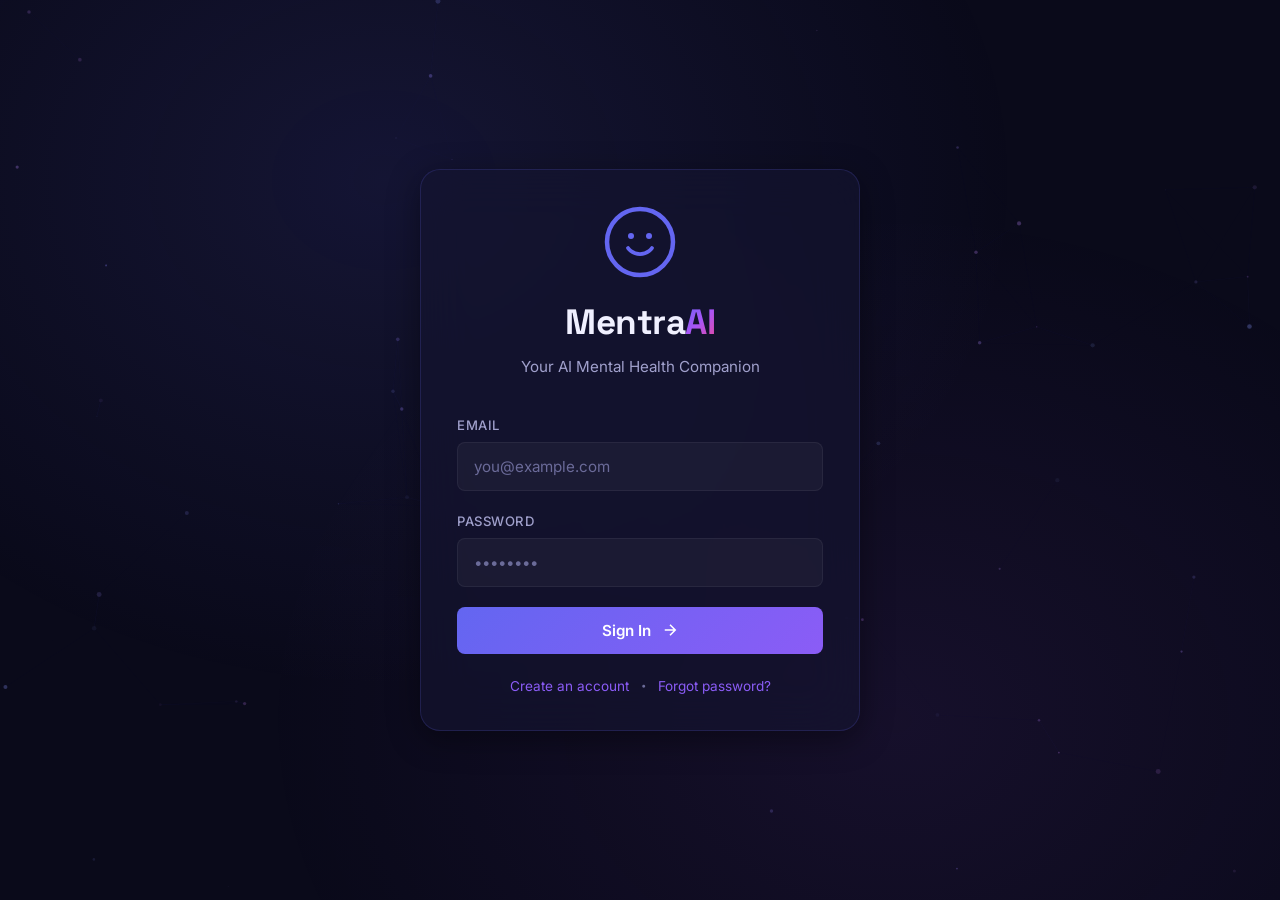
<file: frontend/index.html>
<!DOCTYPE html>
<html lang="en">

<head>
    <meta charset="UTF-8">
    <meta name="viewport" content="width=device-width, initial-scale=1.0">
    <meta name="description"
        content="MentraAI - AI-Powered Mental Health Assistant. Get personalized mental health assessments, real-time emotion analysis, and tailored wellness plans.">
    <title>MentraAI — Mental Health Assistant</title>
    <link rel="preconnect" href="https://fonts.googleapis.com">
    <link rel="preconnect" href="https://fonts.gstatic.com" crossorigin>
    <link
        href="https://fonts.googleapis.com/css2?family=Inter:wght@300;400;500;600;700;800&family=Space+Grotesk:wght@400;500;600;700&display=swap"
        rel="stylesheet">
    <link rel="stylesheet" href="styles.css">
</head>

<body>

    <!-- ============================================================ -->
    <!-- PARTICLE BACKGROUND                                          -->
    <!-- ============================================================ -->
    <canvas id="particles-canvas"></canvas>

    <!-- ============================================================ -->
    <!-- SCREEN 1: LOGIN                                              -->
    <!-- ============================================================ -->
    <section id="screen-login" class="screen active">
        <div class="login-container glass-card fade-in-up">
            <div class="brand">
                <div class="brand-icon">
                    <svg viewBox="0 0 48 48" fill="none">
                        <circle cx="24" cy="24" r="22" stroke="url(#grad1)" stroke-width="3" />
                        <path d="M16 28C16 28 18.5 32 24 32C29.5 32 32 28 32 28" stroke="url(#grad1)" stroke-width="2.5"
                            stroke-linecap="round" />
                        <circle cx="18" cy="20" r="2" fill="url(#grad1)" />
                        <circle cx="30" cy="20" r="2" fill="url(#grad1)" />
                        <defs>
                            <linearGradient id="grad1" x1="0" y1="0" x2="48" y2="48">
                                <stop stop-color="#6366f1" />
                                <stop offset="1" stop-color="#a855f7" />
                            </linearGradient>
                        </defs>
                    </svg>
                </div>
                <h1 class="brand-name">Mentra<span class="accent">AI</span></h1>
                <p class="brand-tagline">Your AI Mental Health Companion</p>
            </div>

            <form id="login-form" class="form-stack" autocomplete="off">
                <div class="input-group">
                    <label for="login-email">Email</label>
                    <input type="email" id="login-email" placeholder="you@example.com" required>
                    <div class="input-glow"></div>
                </div>
                <div class="input-group">
                    <label for="login-password">Password</label>
                    <input type="password" id="login-password" placeholder="••••••••" required>
                    <div class="input-glow"></div>
                </div>
                <button type="submit" id="login-btn" class="btn-primary">
                    <span>Sign In</span>
                    <svg class="btn-arrow" viewBox="0 0 24 24" fill="none" stroke="currentColor" stroke-width="2">
                        <path d="M5 12h14M12 5l7 7-7 7" />
                    </svg>
                </button>
                <p id="login-error" class="error-msg hidden"></p>
            </form>

            <div class="login-footer">
                <button id="show-signup" class="link-btn">Create an account</button>
                <span class="sep">•</span>
                <button class="link-btn">Forgot password?</button>
            </div>
        </div>

        <!-- SIGNUP MODAL -->
        <div id="signup-modal" class="modal-overlay hidden">
            <div class="modal glass-card fade-in-up">
                <button id="close-signup" class="modal-close">&times;</button>
                <h2>Create Account</h2>
                <form id="signup-form" class="form-stack">
                    <div class="input-group">
                        <label for="signup-name">Full Name</label>
                        <input type="text" id="signup-name" placeholder="John Doe" required>
                    </div>
                    <div class="input-group">
                        <label for="signup-email">Email</label>
                        <input type="email" id="signup-email" placeholder="you@example.com" required>
                    </div>
                    <div class="input-group">
                        <label for="signup-password">Password</label>
                        <input type="password" id="signup-password" placeholder="Min 6 characters" required
                            minlength="6">
                    </div>
                    <button type="submit" class="btn-primary"><span>Sign Up</span></button>
                    <p id="signup-error" class="error-msg hidden"></p>
                </form>
            </div>
        </div>
    </section>

    <!-- ============================================================ -->
    <!-- SCREEN 2: USER DETAILS                                       -->
    <!-- ============================================================ -->
    <section id="screen-profile" class="screen">
        <div class="screen-inner">
            <!-- Navigation -->
            <div class="screen-nav">
                <button class="nav-btn" onclick="showScreen('screen-login')">
                    <svg viewBox="0 0 24 24" fill="none" stroke="currentColor" stroke-width="2">
                        <path d="M19 12H5M12 19l-7-7 7-7" />
                    </svg>
                    <span>Back to Login</span>
                </button>
                <button class="nav-btn nav-btn-forward" id="profile-next-nav-btn">
                    <span>PHQ-9</span>
                    <svg viewBox="0 0 24 24" fill="none" stroke="currentColor" stroke-width="2">
                        <path d="M5 12h14M12 5l7 7-7 7" />
                    </svg>
                </button>
            </div>

            <div class="step-indicator">
                <div class="step active" data-step="1"><span>1</span><small>Profile</small></div>
                <div class="step-line"></div>
                <div class="step" data-step="2"><span>2</span><small>PHQ-9</small></div>
                <div class="step-line"></div>
                <div class="step" data-step="3"><span>3</span><small>Analysis</small></div>
                <div class="step-line"></div>
                <div class="step" data-step="4"><span>4</span><small>Plan</small></div>
                <div class="step-line"></div>
                <div class="step" data-step="5"><span>5</span><small>Dashboard</small></div>
            </div>

            <div class="content-card glass-card fade-in-up">
                <h2 class="section-title">Tell Us About You</h2>
                <p class="section-subtitle">This helps us personalize your experience</p>

                <form id="profile-form" class="form-grid">
                    <div class="input-group">
                        <label for="profile-first-name">First Name</label>
                        <input type="text" id="profile-first-name" placeholder="John" required>
                    </div>
                    <div class="input-group">
                        <label for="profile-last-name">Last Name</label>
                        <input type="text" id="profile-last-name" placeholder="Doe" required>
                    </div>
                    <div class="input-group">
                        <label for="profile-age">Age</label>
                        <input type="number" id="profile-age" placeholder="25" min="10" max="120" required>
                    </div>
                    <div class="input-group">
                        <label for="profile-occupation">Occupation</label>
                        <input type="text" id="profile-occupation" placeholder="Software Engineer">
                    </div>
                    <div class="input-group full-width">
                        <label for="profile-profession">Profession / Field</label>
                        <input type="text" id="profile-profession" placeholder="Technology">
                    </div>

                    <div class="input-group full-width">
                        <label for="profile-hobbies">Hobbies & Interests</label>
                        <textarea id="profile-hobbies" rows="3" placeholder="Reading, hiking, painting…"></textarea>
                    </div>

                    <button type="submit" id="profile-next-btn" class="btn-primary full-width">
                        <span>Next: PHQ-9 Assessment</span>
                        <svg class="btn-arrow" viewBox="0 0 24 24" fill="none" stroke="currentColor" stroke-width="2">
                            <path d="M5 12h14M12 5l7 7-7 7" />
                        </svg>
                    </button>
                </form>
            </div>
        </div>
    </section>

    <!-- ============================================================ -->
    <!-- SCREEN 3: PHQ-9 QUESTIONNAIRE                                -->
    <!-- ============================================================ -->
    <section id="screen-phq9" class="screen">
        <div class="screen-inner">
            <!-- Navigation -->
            <div class="screen-nav">
                <button class="nav-btn" onclick="showScreen('screen-profile')">
                    <svg viewBox="0 0 24 24" fill="none" stroke="currentColor" stroke-width="2">
                        <path d="M19 12H5M12 19l-7-7 7-7" />
                    </svg>
                    <span>Profile</span>
                </button>
                <button class="nav-btn nav-btn-forward" onclick="showScreen('screen-video')">
                    <span>Analysis</span>
                    <svg viewBox="0 0 24 24" fill="none" stroke="currentColor" stroke-width="2">
                        <path d="M5 12h14M12 5l7 7-7 7" />
                    </svg>
                </button>
            </div>

            <div class="step-indicator">
                <div class="step completed" data-step="1"><span>✓</span><small>Profile</small></div>
                <div class="step-line filled"></div>
                <div class="step active" data-step="2"><span>2</span><small>PHQ-9</small></div>
                <div class="step-line"></div>
                <div class="step" data-step="3"><span>3</span><small>Analysis</small></div>
                <div class="step-line"></div>
                <div class="step" data-step="4"><span>4</span><small>Plan</small></div>
                <div class="step-line"></div>
                <div class="step" data-step="5"><span>5</span><small>Dashboard</small></div>
            </div>

            <div class="content-card glass-card fade-in-up">
                <h2 class="section-title">PHQ-9 Assessment</h2>
                <p class="section-subtitle">Over the last 2 weeks, how often have you been bothered by the following?
                </p>

                <div id="phq9-progress-bar" class="progress-bar-container">
                    <div class="progress-bar-fill" style="width: 0%"></div>
                    <span class="progress-label">0 / 9</span>
                </div>

                <form id="phq9-form">
                    <div id="phq9-questions-container"></div>
                    <button type="submit" id="phq9-submit-btn" class="btn-primary full-width" disabled>
                        <span>Submit Assessment</span>
                        <svg class="btn-arrow" viewBox="0 0 24 24" fill="none" stroke="currentColor" stroke-width="2">
                            <path d="M5 12h14M12 5l7 7-7 7" />
                        </svg>
                    </button>
                </form>
            </div>
        </div>
    </section>

    <!-- ============================================================ -->
    <!-- SCREEN 4: AI VIDEO CALL / CV ANALYSIS                        -->
    <!-- ============================================================ -->
    <section id="screen-video" class="screen">
        <div class="screen-inner">
            <!-- Navigation -->
            <div class="screen-nav">
                <button class="nav-btn" onclick="showScreen('screen-phq9')">
                    <svg viewBox="0 0 24 24" fill="none" stroke="currentColor" stroke-width="2">
                        <path d="M19 12H5M12 19l-7-7 7-7" />
                    </svg>
                    <span>PHQ-9</span>
                </button>
                <button class="nav-btn nav-btn-forward" onclick="showScreen('screen-plan')">
                    <span>Plan</span>
                    <svg viewBox="0 0 24 24" fill="none" stroke="currentColor" stroke-width="2">
                        <path d="M5 12h14M12 5l7 7-7 7" />
                    </svg>
                </button>
            </div>

            <div class="step-indicator">
                <div class="step completed" data-step="1"><span>✓</span><small>Profile</small></div>
                <div class="step-line filled"></div>
                <div class="step completed" data-step="2"><span>✓</span><small>PHQ-9</small></div>
                <div class="step-line filled"></div>
                <div class="step active" data-step="3"><span>3</span><small>Analysis</small></div>
                <div class="step-line"></div>
                <div class="step" data-step="4"><span>4</span><small>Plan</small></div>
                <div class="step-line"></div>
                <div class="step" data-step="5"><span>5</span><small>Dashboard</small></div>
            </div>

            <div class="video-layout">
                <!-- Video Feed -->
                <div class="video-panel glass-card fade-in-up">
                    <h3 class="panel-title">
                        <span class="live-dot"></span> Live Video Analysis
                    </h3>
                    <div class="video-wrapper">
                        <video id="webcam-video" autoplay playsinline muted></video>
                        <!-- Landmark overlay canvas (drawn on top of video) -->
                        <canvas id="landmark-overlay" class="landmark-overlay hidden"></canvas>
                        <canvas id="webcam-canvas" class="hidden"></canvas>
                        <div id="video-placeholder" class="video-placeholder">
                            <svg viewBox="0 0 64 64" fill="none">
                                <circle cx="32" cy="32" r="30" stroke="rgba(255,255,255,0.2)" stroke-width="2" />
                                <path d="M26 22v20l16-10z" fill="rgba(255,255,255,0.3)" />
                            </svg>
                            <p>Click "Start Camera" to begin</p>
                        </div>
                    </div>
                    <div class="video-controls">
                        <button id="start-camera-btn" class="btn-secondary">
                            <svg viewBox="0 0 24 24" fill="none" stroke="currentColor" stroke-width="2">
                                <path d="M23 7l-7 5 7 5V7z" />
                                <rect x="1" y="5" width="15" height="14" rx="2" />
                            </svg>
                            <span>Start Camera</span>
                        </button>
                        <button id="stop-camera-btn" class="btn-secondary danger hidden">
                            <svg viewBox="0 0 24 24" fill="none" stroke="currentColor" stroke-width="2">
                                <rect x="6" y="6" width="12" height="12" rx="1" />
                            </svg>
                            <span>Stop</span>
                        </button>
                        <button id="toggle-landmarks-btn" class="btn-secondary hidden"
                            title="Toggle face landmarks overlay">
                            <svg viewBox="0 0 24 24" fill="none" stroke="currentColor" stroke-width="2">
                                <circle cx="12" cy="12" r="3" />
                                <circle cx="5" cy="7" r="1.5" fill="currentColor" />
                                <circle cx="19" cy="7" r="1.5" fill="currentColor" />
                                <circle cx="12" cy="4" r="1.5" fill="currentColor" />
                                <circle cx="5" cy="17" r="1.5" fill="currentColor" />
                                <circle cx="19" cy="17" r="1.5" fill="currentColor" />
                                <path d="M8 20c1.2.7 2.6 1 4 1s2.8-.3 4-1" stroke-linecap="round" />
                            </svg>
                            <span id="landmark-btn-label">Show Landmarks</span>
                        </button>
                    </div>
                </div>

                <!-- Analysis Panel -->
                <div class="analysis-panel">
                    <!-- AI Interview Section -->
                    <div class="interview-card glass-card fade-in-up">
                        <h3 class="panel-title">
                            <svg viewBox="0 0 24 24" fill="none" stroke="currentColor" stroke-width="2">
                                <path d="M21 15a2 2 0 01-2 2H7l-4 4V5a2 2 0 012-2h14a2 2 0 012 2z" />
                            </svg>
                            AI Interview
                        </h3>

                        <!-- Interview Progress -->
                        <div id="interview-progress" class="interview-progress">
                            <div class="interview-progress-bar">
                                <div id="interview-progress-fill" class="interview-progress-fill" style="width: 0%">
                                </div>
                            </div>
                            <span id="interview-progress-label" class="interview-progress-label">0 / 10
                                categories</span>
                        </div>

                        <!-- Category Badge -->
                        <div id="interview-category" class="interview-category hidden">
                            <span id="interview-category-icon" class="category-icon"></span>
                            <span id="interview-category-name" class="category-name"></span>
                            <span id="interview-category-purpose" class="category-purpose"></span>
                        </div>

                        <!-- Current Question -->
                        <div id="interview-question-display" class="interview-question">
                            <p id="interview-current-question" class="current-question">Click "Start Interview" to begin
                                the AI-guided session</p>
                        </div>

                        <!-- Text Answer Input + optional voice -->
                        <div id="interview-response-preview" class="response-preview hidden">
                            <div class="response-input-row">
                                <label for="interview-text-input">Your answer:</label>
                                <!-- <button id="stt-toggle-btn" class="btn-mic" title="Click to speak your answer">
                                    <svg viewBox="0 0 24 24" fill="none" stroke="currentColor" stroke-width="2">
                                        <path d="M12 1a3 3 0 00-3 3v8a3 3 0 006 0V4a3 3 0 00-3-3z"/>
                                        <path d="M19 10v2a7 7 0 01-14 0v-2"/>
                                        <line x1="12" y1="19" x2="12" y2="23"/>
                                    </svg>
                                    <span id="stt-toggle-label">Voice</span>
                                </button> -->
                            </div>
                            <textarea id="interview-text-input" class="interview-textarea" rows="3"
                                placeholder="Type your response here… or click Voice to speak"></textarea>
                            <!-- Mic listening indicator (hidden by default) -->
                            <div id="mic-indicator" class="mic-indicator hidden">
                                <div class="mic-pulse"></div>
                                <span>Listening — click Voice again to stop</span>
                            </div>
                        </div>

                        <!-- Interview Controls -->
                        <div class="interview-controls">
                            <button id="start-interview-btn" class="btn-primary">
                                <svg viewBox="0 0 24 24" fill="none" stroke="currentColor" stroke-width="2">
                                    <polygon points="5 3 19 12 5 21 5 3" />
                                </svg>
                                <span>Start Interview</span>
                            </button>
                            <button id="done-question-btn" class="btn-secondary btn-done hidden">
                                <svg viewBox="0 0 24 24" fill="none" stroke="currentColor" stroke-width="2">
                                    <polyline points="20 6 9 17 4 12" />
                                </svg>
                                <span>Submit</span>
                            </button>
                            <button id="skip-question-btn" class="btn-secondary hidden">
                                <svg viewBox="0 0 24 24" fill="none" stroke="currentColor" stroke-width="2">
                                    <polygon points="5 4 15 12 5 20 5 4" />
                                    <line x1="19" y1="5" x2="19" y2="19" />
                                </svg>
                                <span>Skip</span>
                            </button>
                        </div>
                    </div>

                    <!-- Behavior / Stress indicators -->
                    <div class="indicator-card glass-card fade-in-up">
                        <h3 class="panel-title">Behavior & Stress Indicators</h3>
                        <div class="indicator-grid">
                            <div class="indicator-item">
                                <label>Behavior</label>
                                <div id="cv-emotion" class="indicator-value">—</div>
                            </div>
                            <div class="indicator-item">
                                <label>Confidence</label>
                                <div id="cv-confidence" class="indicator-value small">—</div>
                            </div>
                            <div class="indicator-item" style="grid-column: 1 / -1;">
                                <label>Stress Level</label>
                                <div class="stress-meter">
                                    <div id="cv-stress-bar" class="stress-fill" style="width: 50%"></div>
                                </div>
                                <div id="cv-stress-value" class="indicator-value small">0.0000</div>
                            </div>
                            <div class="indicator-item">
                                <label>EAR (Eyes)</label>
                                <div id="cv-eye" class="indicator-value small">—</div>
                            </div>
                            <div class="indicator-item">
                                <label>Blink Rate</label>
                                <div id="cv-blink" class="indicator-value small">—</div>
                            </div>
                            <div class="indicator-item">
                                <label>Mouth <span id="cv-mouth-rel" class="mouth-rel">(R:—)</span></label>
                                <div id="cv-mouth" class="indicator-value small">—</div>
                            </div>
                            <div class="indicator-item">
                                <label>Head P/Y</label>
                                <div id="cv-head-pose" class="indicator-value small">—</div>
                            </div>
                        </div>

                        <!-- FACS Action Units Row -->
                        <div class="au-section">
                            <div class="au-section-title">Action Units (FACS)</div>
                            <div class="au-grid">
                                <div class="au-item" title="Inner Brow Raiser — Sadness/Surprise">
                                    <span class="au-label">AU1</span>
                                    <div class="au-bar-wrap">
                                        <div id="au1-bar" class="au-bar"></div>
                                    </div>
                                    <span id="au1-val" class="au-val">—</span>
                                </div>
                                <div class="au-item" title="Outer Brow Raiser — Surprise">
                                    <span class="au-label">AU2</span>
                                    <div class="au-bar-wrap">
                                        <div id="au2-bar" class="au-bar"></div>
                                    </div>
                                    <span id="au2-val" class="au-val">—</span>
                                </div>
                                <div class="au-item" title="Brow Lowerer/Furrow — Anger/Stress">
                                    <span class="au-label">AU4</span>
                                    <div class="au-bar-wrap">
                                        <div id="au4-bar" class="au-bar au-bar-red"></div>
                                    </div>
                                    <span id="au4-val" class="au-val">—</span>
                                </div>
                                <div class="au-item" title="Upper Lid Raiser — Fear/Surprise">
                                    <span class="au-label">AU5</span>
                                    <div class="au-bar-wrap">
                                        <div id="au5-bar" class="au-bar au-bar-blue"></div>
                                    </div>
                                    <span id="au5-val" class="au-val">—</span>
                                </div>
                                <div class="au-item" title="Cheek Raiser (Duchenne) — Genuine Smile">
                                    <span class="au-label">AU6</span>
                                    <div class="au-bar-wrap">
                                        <div id="au6-bar" class="au-bar au-bar-green"></div>
                                    </div>
                                    <span id="au6-val" class="au-val">—</span>
                                </div>
                                <div class="au-item" title="Nose Wrinkler — Disgust">
                                    <span class="au-label">AU9</span>
                                    <div class="au-bar-wrap">
                                        <div id="au9-bar" class="au-bar au-bar-orange"></div>
                                    </div>
                                    <span id="au9-val" class="au-val">—</span>
                                </div>
                                <div class="au-item" title="Lip Corner Puller — Happiness">
                                    <span class="au-label">AU12</span>
                                    <div class="au-bar-wrap">
                                        <div id="au12-bar" class="au-bar au-bar-green"></div>
                                    </div>
                                    <span id="au12-val" class="au-val">—</span>
                                </div>
                                <div class="au-item" title="Lip Corner Depressor — Sadness">
                                    <span class="au-label">AU15</span>
                                    <div class="au-bar-wrap">
                                        <div id="au15-bar" class="au-bar au-bar-blue"></div>
                                    </div>
                                    <span id="au15-val" class="au-val">—</span>
                                </div>
                            </div>
                        </div>

                        <div id="cv-status" class="cv-status">Camera not started</div>
                    </div>

                    <!-- Session transcript -->
                    <div class="speech-card glass-card fade-in-up">
                        <h3 class="panel-title">Session Transcript</h3>
                        <div id="speech-transcript" class="transcript-area">
                            <p class="placeholder-text">Interview transcripts and AI analysis will appear here…</p>
                        </div>
                    </div>

                    <button id="generate-plan-btn" class="btn-primary full-width pulse-glow">
                        <span>Generate Personal Plan</span>
                        <svg class="btn-arrow" viewBox="0 0 24 24" fill="none" stroke="currentColor" stroke-width="2">
                            <path d="M5 12h14M12 5l7 7-7 7" />
                        </svg>
                    </button>
                </div>
            </div>
        </div>
    </section>

    <!-- ============================================================ -->
    <!-- SCREEN 5: PERSONAL PLAN / AI ADVICE                          -->
    <!-- ============================================================ -->
    <section id="screen-plan" class="screen">
        <div class="screen-inner">
            <!-- Navigation -->
            <div class="screen-nav">
                <button class="nav-btn" onclick="showScreen('screen-video')">
                    <svg viewBox="0 0 24 24" fill="none" stroke="currentColor" stroke-width="2">
                        <path d="M19 12H5M12 19l-7-7 7-7" />
                    </svg>
                    <span>Analysis</span>
                </button>
                <button class="nav-btn nav-btn-forward" onclick="loadDashboard(); showScreen('screen-dashboard')">
                    <span>Dashboard</span>
                    <svg viewBox="0 0 24 24" fill="none" stroke="currentColor" stroke-width="2">
                        <path d="M5 12h14M12 5l7 7-7 7" />
                    </svg>
                </button>
            </div>

            <div class="step-indicator">
                <div class="step completed" data-step="1"><span>✓</span><small>Profile</small></div>
                <div class="step-line filled"></div>
                <div class="step completed" data-step="2"><span>✓</span><small>PHQ-9</small></div>
                <div class="step-line filled"></div>
                <div class="step completed" data-step="3"><span>✓</span><small>Analysis</small></div>
                <div class="step-line filled"></div>
                <div class="step active" data-step="4"><span>4</span><small>Plan</small></div>
                <div class="step-line"></div>
                <div class="step" data-step="5"><span>5</span><small>Dashboard</small></div>
            </div>

            <div class="plan-layout">
                <!-- Sidebar Summary -->
                <div class="plan-sidebar">
                    <div class="glass-card fade-in-up profile-summary-card">
                        <h3 class="panel-title">Your Profile</h3>
                        <p id="plan-profile-summary" class="plan-text">—</p>
                    </div>

                    <div class="glass-card fade-in-up stress-summary-card">
                        <h3 class="panel-title">Stress & Insights</h3>
                        <div id="plan-stress-level" class="severity-badge">—</div>
                        <ul id="plan-stress-insights" class="insight-list"></ul>
                    </div>
                </div>

                <!-- Main Plan -->
                <div class="plan-main">
                    <div class="glass-card fade-in-up advice-card">
                        <h3 class="panel-title">
                            <svg viewBox="0 0 24 24" fill="none" stroke="currentColor" stroke-width="2">
                                <path
                                    d="M12 2a7 7 0 017 7c0 2.5-1.5 4.5-3 6-.5.5-.5 1 0 1h-8c.5 0 .5-.5 0-1-1.5-1.5-3-3.5-3-6a7 7 0 017-7z" />
                                <path d="M10 21h4" />
                            </svg>
                            AI Advice
                        </h3>
                        <p id="plan-advice" class="plan-text advice-text">—</p>
                    </div>

                    <div class="glass-card fade-in-up coping-card">
                        <h3 class="panel-title">Personalized Coping Steps</h3>
                        <ol id="plan-coping-steps" class="coping-list"></ol>
                    </div>

                    <div class="glass-card fade-in-up reminders-card">
                        <h3 class="panel-title">Daily Reminders</h3>
                        <ul id="plan-reminders" class="reminder-list"></ul>
                    </div>

                    <div class="glass-card fade-in-up resources-card">
                        <h3 class="panel-title">Crisis Resources</h3>
                        <div id="plan-resources" class="resources-grid"></div>
                    </div>

                    <div class="plan-actions">
                        <button id="save-plan-btn" class="btn-primary">
                            <svg viewBox="0 0 24 24" fill="none" stroke="currentColor" stroke-width="2">
                                <path d="M12 2v13m0 0l-4-4m4 4l4-4M3 21h18" />
                            </svg>
                            <span>Download Report (PDF)</span>
                        </button>
                        <button id="share-plan-btn" class="btn-secondary">
                            <svg viewBox="0 0 24 24" fill="none" stroke="currentColor" stroke-width="2">
                                <circle cx="18" cy="5" r="3" />
                                <circle cx="6" cy="12" r="3" />
                                <circle cx="18" cy="19" r="3" />
                                <line x1="8.59" y1="13.51" x2="15.42" y2="17.49" />
                                <line x1="15.41" y1="6.51" x2="8.59" y2="10.49" />
                            </svg>
                            <span>Share</span>
                        </button>

                        <button class="btn-primary" onclick="loadDashboard(); showScreen('screen-dashboard')">
                            <svg viewBox="0 0 24 24" fill="none" stroke="currentColor" stroke-width="2">
                                <rect x="3" y="3" width="7" height="7" rx="1" />
                                <rect x="14" y="3" width="7" height="7" rx="1" />
                                <rect x="3" y="14" width="7" height="7" rx="1" />
                                <rect x="14" y="14" width="7" height="7" rx="1" />
                            </svg>
                            <span>View Dashboard</span>
                        </button>
                    </div>
                </div>
            </div>
        </div>
    </section>

    <!-- ============================================================ -->
    <!-- SCREEN 6: DASHBOARD                                          -->
    <!-- ============================================================ -->
    <section id="screen-dashboard" class="screen">
        <div class="screen-inner">
            <!-- Navigation -->
            <div class="screen-nav">
                <button class="nav-btn" onclick="showScreen('screen-plan')">
                    <svg viewBox="0 0 24 24" fill="none" stroke="currentColor" stroke-width="2">
                        <path d="M19 12H5M12 19l-7-7 7-7" />
                    </svg>
                    <span>Back to Plan</span>
                </button>
                <button class="nav-btn" onclick="showScreen('screen-profile')">
                    <svg viewBox="0 0 24 24" fill="none" stroke="currentColor" stroke-width="2">
                        <path d="M15 3h4a2 2 0 012 2v14a2 2 0 01-2 2h-4M10 17l5-5-5-5M15 12H3" />
                    </svg>
                    <span>Start Over</span>
                </button>
            </div>

            <div class="step-indicator">
                <div class="step completed" data-step="1"><span>✓</span><small>Profile</small></div>
                <div class="step-line filled"></div>
                <div class="step completed" data-step="2"><span>✓</span><small>PHQ-9</small></div>
                <div class="step-line filled"></div>
                <div class="step completed" data-step="3"><span>✓</span><small>Analysis</small></div>
                <div class="step-line filled"></div>
                <div class="step completed" data-step="4"><span>✓</span><small>Plan</small></div>
                <div class="step-line filled"></div>
                <div class="step active" data-step="5"><span>5</span><small>Dashboard</small></div>
            </div>

            <h2 class="section-title" style="text-align:center; margin-bottom: 8px;">Your Complete Dashboard</h2>
            <p class="section-subtitle" style="text-align:center;">All your assessment data and results in one place</p>

            <div class="dashboard-grid">
                <!-- Profile Card -->
                <div class="glass-card fade-in-up dash-card">
                    <h3 class="panel-title">
                        <svg viewBox="0 0 24 24" fill="none" stroke="currentColor" stroke-width="2">
                            <path d="M20 21v-2a4 4 0 00-4-4H8a4 4 0 00-4 4v2" />
                            <circle cx="12" cy="7" r="4" />
                        </svg>
                        Profile Information
                    </h3>
                    <div id="dash-profile" class="dash-content">
                        <p class="placeholder-text">No profile data yet.</p>
                    </div>
                </div>

                <!-- PHQ-9 Card -->
                <div class="glass-card fade-in-up dash-card">
                    <h3 class="panel-title">
                        <svg viewBox="0 0 24 24" fill="none" stroke="currentColor" stroke-width="2">
                            <path d="M9 11l3 3L22 4" />
                            <path d="M21 12v7a2 2 0 01-2 2H5a2 2 0 01-2-2V5a2 2 0 012-2h11" />
                        </svg>
                        PHQ-9 Assessment
                    </h3>
                    <div id="dash-phq9" class="dash-content">
                        <p class="placeholder-text">No assessment data yet.</p>
                    </div>
                </div>

                <!-- Interview Card -->
                <div class="glass-card fade-in-up dash-card dash-card-wide">
                    <h3 class="panel-title">
                        <svg viewBox="0 0 24 24" fill="none" stroke="currentColor" stroke-width="2">
                            <path d="M12 1a3 3 0 00-3 3v8a3 3 0 006 0V4a3 3 0 00-3-3z" />
                            <path d="M19 10v2a7 7 0 01-14 0v-2" />
                        </svg>
                        Interview Summary
                    </h3>
                    <div id="dash-interview" class="dash-content">
                        <p class="placeholder-text">No interview data yet.</p>
                    </div>
                </div>

                <!-- AI Generated Summary Card -->
                <div class="glass-card fade-in-up dash-card dash-card-wide">
                    <h3 class="panel-title">
                        <svg viewBox="0 0 24 24" fill="none" stroke="currentColor" stroke-width="2">
                            <path
                                d="M12 2a7 7 0 017 7c0 2.5-1.5 4.5-3 6-.5.5-.5 1 0 1h-8c.5 0 .5-.5 0-1-1.5-1.5-3-3.5-3-6a7 7 0 017-7z" />
                            <path d="M10 21h4" />
                        </svg>
                        AI-Generated Summary & Plan
                    </h3>
                    <div id="dash-plan" class="dash-content">
                        <p class="placeholder-text">No plan generated yet.</p>
                    </div>
                </div>
            </div>
        </div>
    </section>

    <!-- ============================================================ -->
    <!-- TOAST NOTIFICATION                                           -->
    <!-- ============================================================ -->
    <div id="toast" class="toast hidden">
        <span id="toast-message"></span>
    </div>

    <!-- ============================================================ -->
    <!-- LOADING OVERLAY                                              -->
    <!-- ============================================================ -->
    <div id="loading-overlay" class="loading-overlay hidden">
        <div class="loader">
            <div class="loader-ring"></div>
            <p id="loading-text">Loading…</p>
        </div>
    </div>

    <script src="particles.js"></script>
    <script src="app.js"></script>
</body>

</html>
</file>
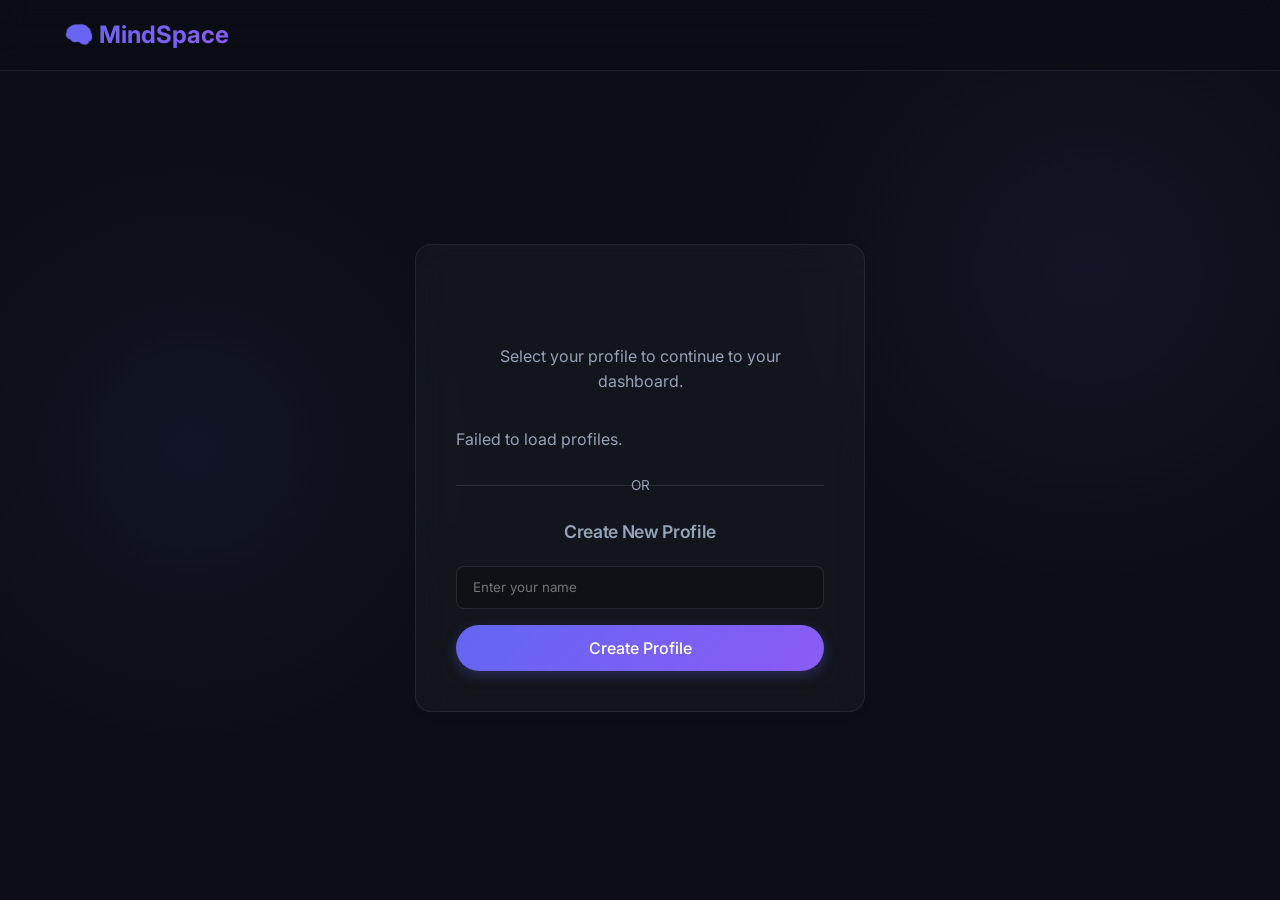
<file: frontend/chat.html>
<!DOCTYPE html>
<html lang="en">

<head>
  <meta charset="UTF-8">
  <meta name="viewport" content="width=device-width, initial-scale=1.0">
  <title>Chat - MindSpace</title>
  <link rel="stylesheet" href="assets/css/styles.css">
  <script src="assets/js/app.js?v=2" defer></script>
</head>

<body>

  <nav class="navbar">
    <a href="index.html" class="logo">🧠 MindSpace</a>
    <div class="nav-links">
      <a href="index.html">Home</a>
      <a href="dashboard.html">Dashboard</a>
    </div>
  </nav>

  <div class="container" style="padding-top: 2rem;">
    <div class="chat-container">
      <div id="chat-box" class="chat-box">
        <div class="chat-message ai">
          Hello! I'm your AI companion. How are you feeling today?
        </div>
      </div>

      <div class="chat-input">
        <input type="text" id="user-input" placeholder="Type a message..."
          onkeypress="if(event.key === 'Enter') sendMessage()" />
        <button class="primary-btn" onclick="sendMessage()">Send</button>
      </div>
    </div>
  </div>

</body>

</html>
</file>
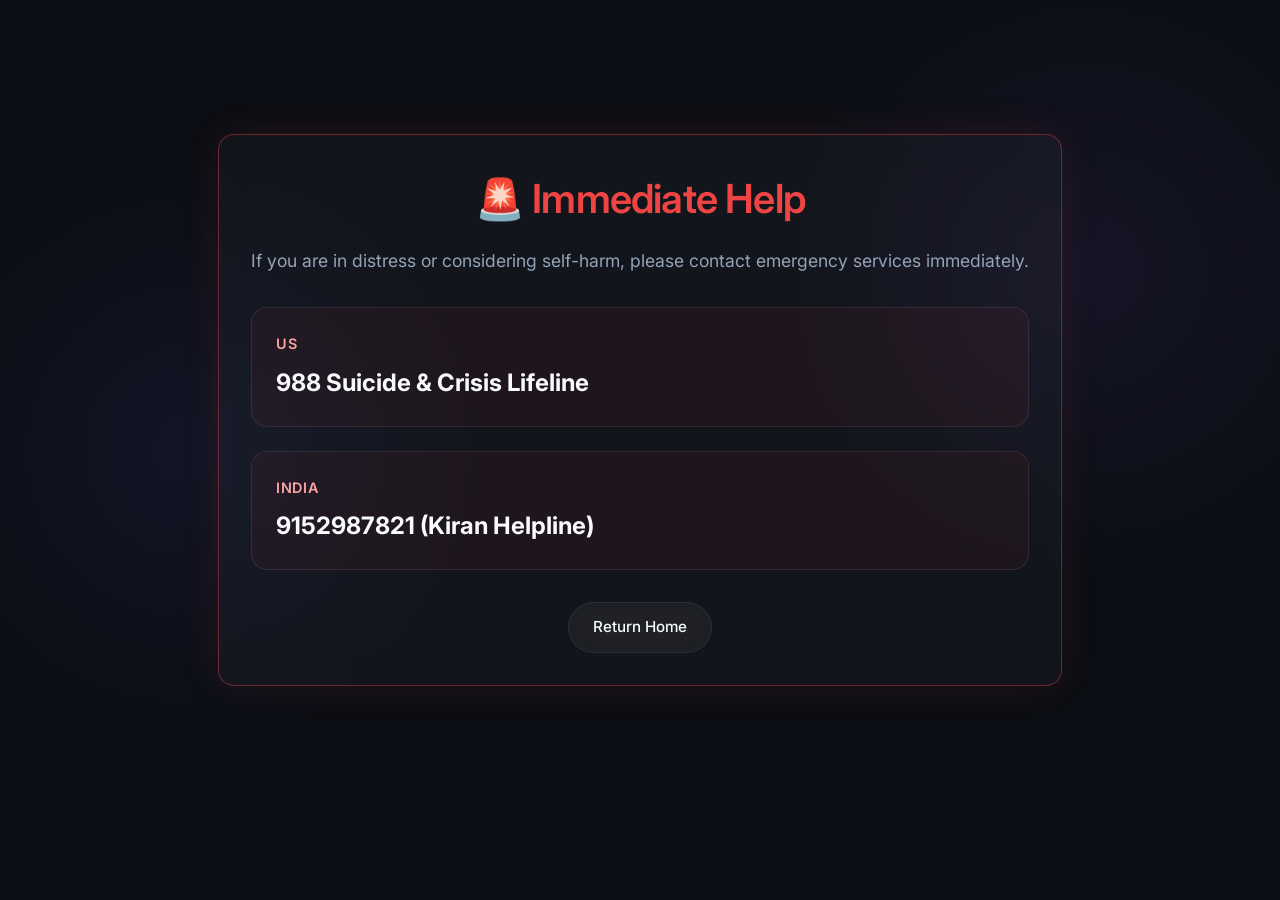
<file: frontend/crisis.html>
<!DOCTYPE html>
<html lang="en">

<head>
  <meta charset="UTF-8">
  <meta name="viewport" content="width=device-width, initial-scale=1.0">
  <title>Crisis Support</title>
  <link rel="stylesheet" href="assets/css/styles.css">
</head>

<body>

  <div class="center-page">
    <div class="card" style="border-color: rgba(239, 68, 68, 0.4); box-shadow: 0 0 40px rgba(239, 68, 68, 0.1);">
      <h1 style="color: var(--danger); background: none; -webkit-text-fill-color: var(--danger);">🚨 Immediate Help</h1>
      <p class="mb-4 text-primary" style="font-size: 1.1rem;">If you are in distress or considering self-harm, please
        contact emergency services immediately.</p>

      <div class="metric-card mb-3" style="text-align: left; background: rgba(239, 68, 68, 0.05);">
        <h3 style="color: #FCA5A5;">US</h3>
        <p style="font-size: 1.5rem; font-weight: bold; color: var(--text-primary);">988 Suicide & Crisis Lifeline</p>
      </div>

      <div class="metric-card" style="text-align: left; background: rgba(239, 68, 68, 0.05);">
        <h3 style="color: #FCA5A5;">India</h3>
        <p style="font-size: 1.5rem; font-weight: bold; color: var(--text-primary);">9152987821 (Kiran Helpline)</p>
      </div>

      <div class="mt-4">
        <a href="index.html" class="secondary-btn">Return Home</a>
      </div>
    </div>
  </div>

</body>

</html>
</file>
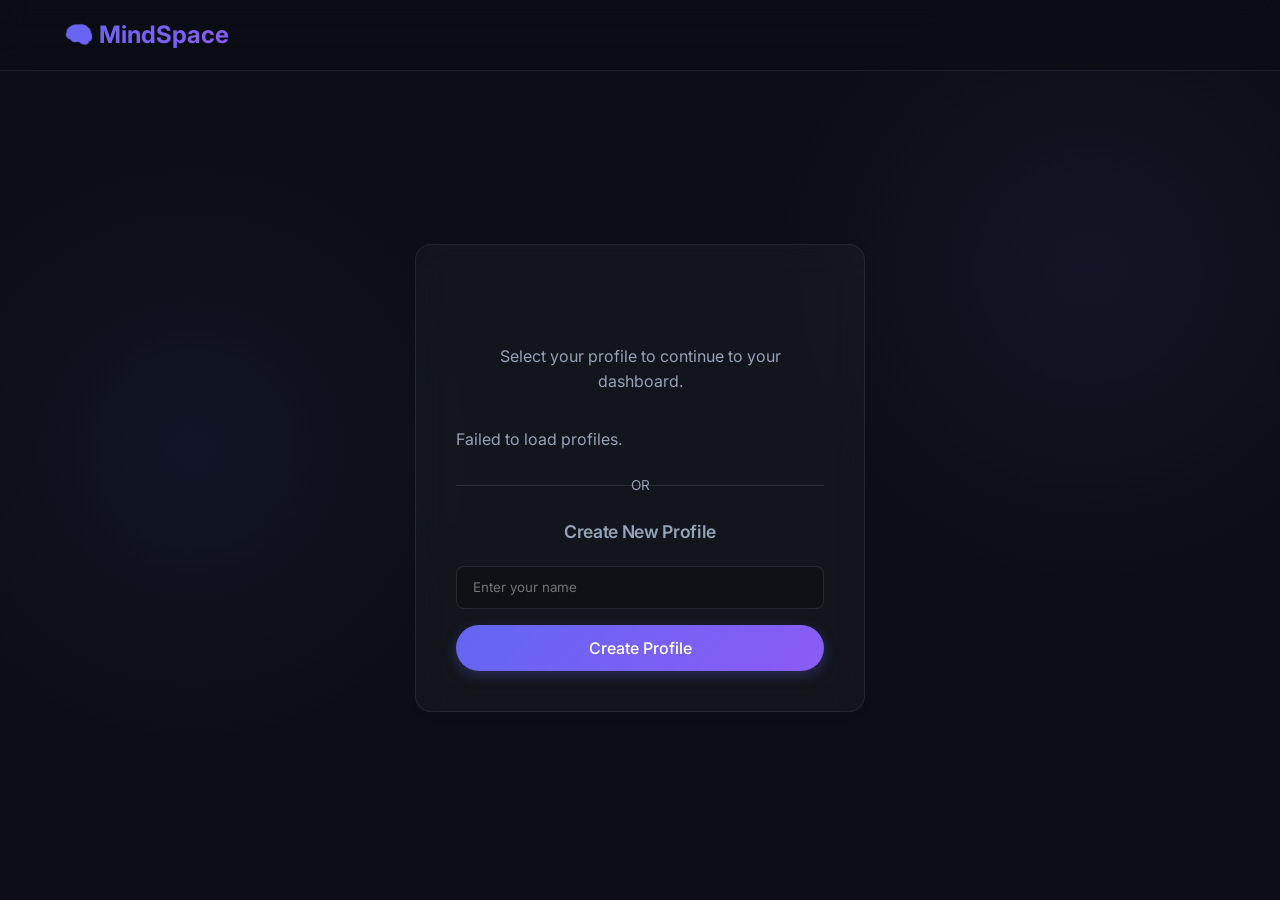
<file: frontend/history.html>
<!DOCTYPE html>
<html lang="en">

<head>
  <meta charset="UTF-8">
  <meta name="viewport" content="width=device-width, initial-scale=1.0">
  <title>History - MindSpace</title>
  <link rel="stylesheet" href="assets/css/styles.css">
  <script src="assets/js/app.js" defer></script>
</head>

<body>

  <nav class="navbar">
    <a href="index.html" class="logo">🧠 MindSpace</a>
    <div class="nav-links">
      <a href="dashboard.html">Dashboard</a>
    </div>
  </nav>

  <div class="container" style="max-width: 800px;">
    <h2 class="mb-4">Session History</h2>
    <div class="card">
      <div id="history-list" class="text-muted">No history to display yet.</div>
    </div>
  </div>

</body>

</html>
</file>
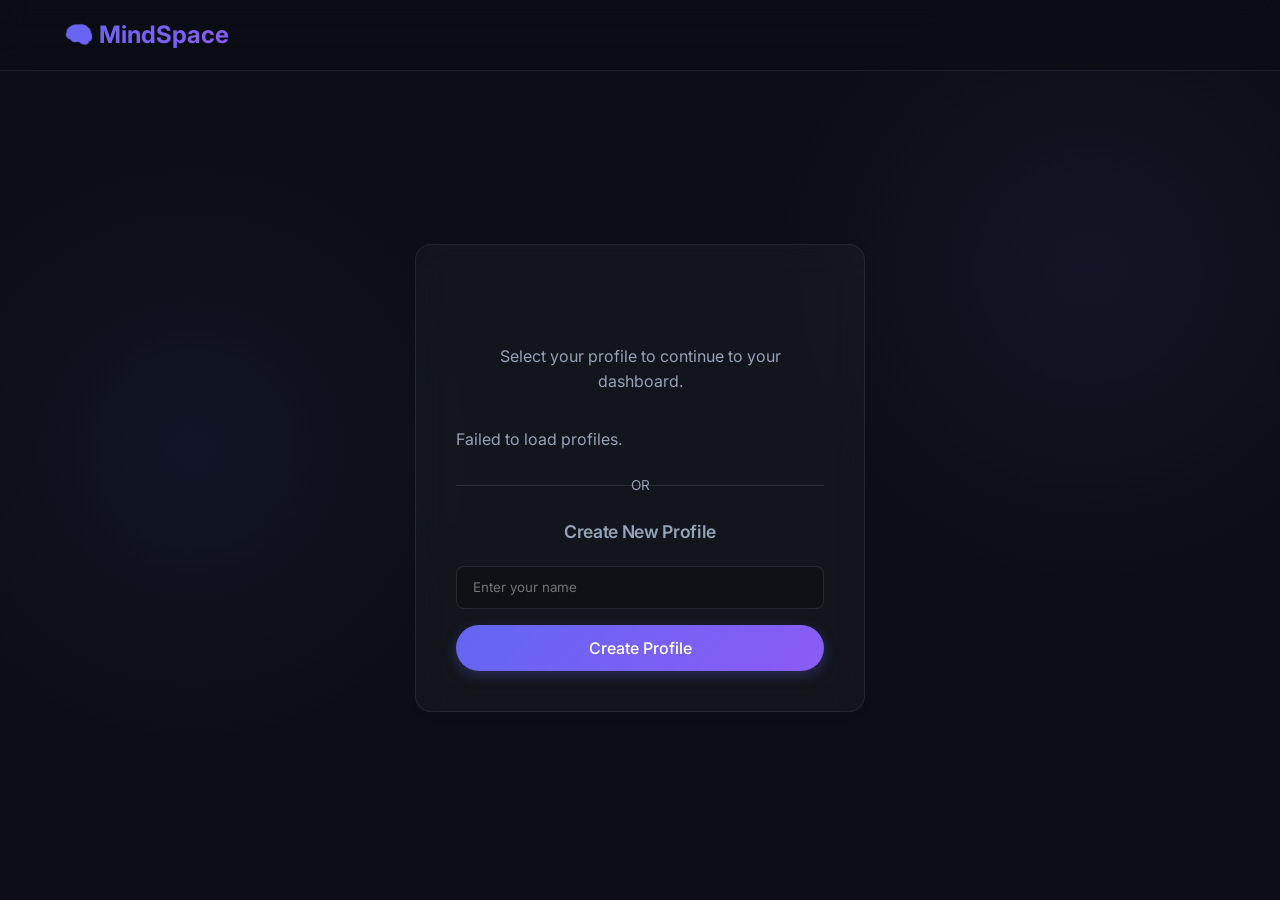
<file: frontend/journal.html>
<!DOCTYPE html>
<html lang="en">

<head>
  <meta charset="UTF-8">
  <meta name="viewport" content="width=device-width, initial-scale=1.0">
  <title>Journal - MindSpace</title>
  <link rel="stylesheet" href="assets/css/styles.css">
  <script src="assets/js/app.js?v=2" defer></script>
</head>

<body>

  <nav class="navbar">
    <a href="index.html" class="logo">🧠 MindSpace</a>
    <div class="nav-links">
      <a href="dashboard.html">Dashboard</a>
      <a href="chat.html">Chat</a>
    </div>
  </nav>

  <div class="container" style="max-width: 800px;">
    <h2 class="mb-4">Daily Reflection & Check-In</h2>

    <div class="card mb-4">
      <h3>📝 Reflection</h3>
      <p class="text-muted mb-2">Write down anything on your mind. This text is securely saved locally.</p>
      <textarea id="journal-text" placeholder="Write your thoughts..." spellcheck="false"></textarea>
    </div>

    <div class="card-grid">
      <div class="card">
        <h3>🧠 Emotional</h3>

        <div class="form-group mt-2">
          <label>Mood <span id="mood-value">5</span></label>
          <input type="range" min="1" max="10" value="5" id="mood">
        </div>

        <div class="form-group">
          <label>Anxiety <span id="anxiety-value">5</span></label>
          <input type="range" min="1" max="10" value="5" id="anxiety">
        </div>

        <div class="form-group">
          <label>Stress <span id="stress-value">5</span></label>
          <input type="range" min="1" max="10" value="5" id="stress">
        </div>
      </div>

      <div class="card">
        <h3 class="mb-2">⚡ Physical & Social</h3>

        <div class="form-group">
          <label>Energy <span id="energy-value">5</span></label>
          <input type="range" min="1" max="10" value="5" id="energy">
        </div>

        <div class="form-group mb-4">
          <label>Productivity <span id="productivity-value">5</span></label>
          <input type="range" min="1" max="10" value="5" id="productivity">
        </div>

        <div class="form-group">
          <label>Social Connection <span id="social-value">5</span></label>
          <input type="range" min="1" max="10" value="5" id="social">
        </div>
      </div>
    </div>

    <div class="card mt-4 mb-4">
      <h3>🌙 Sleep Tracking</h3>
      <div class="card-grid" style="margin-top: 1rem; gap: 2rem;">
        <div class="form-group" style="margin: 0;">
          <label>Sleep Duration (Hours)</label>
          <input type="number" id="sleep-hours" min="0" max="24" step="0.5" value="7.5" style="margin-top: 0.5rem;">
        </div>

        <div class="form-group" style="margin: 0;">
          <label>Sleep Quality <span id="sleep-quality-value">5</span></label>
          <input type="range" min="1" max="10" value="5" id="sleep-quality" style="margin-top: 0.5rem;">
        </div>
      </div>
    </div>

    <div class="text-center mt-4">
      <button class="primary-btn" onclick="saveJournal()" style="padding: 1rem 3rem; font-size: 1.1rem;">Save
        Entry</button>
    </div>

    <!-- Journal History Section -->
    <hr style="border-color: rgba(255,255,255,0.1); margin: 3rem 0;">
    <h2 class="mb-4">Past Entries</h2>
    <div id="journal-history" style="display: flex; flex-direction: column; gap: 1rem;">
      <p class="text-muted text-center" style="font-size: 0.9rem;">Loading history...</p>
    </div>

  </div>
</body>

</html>
</file>
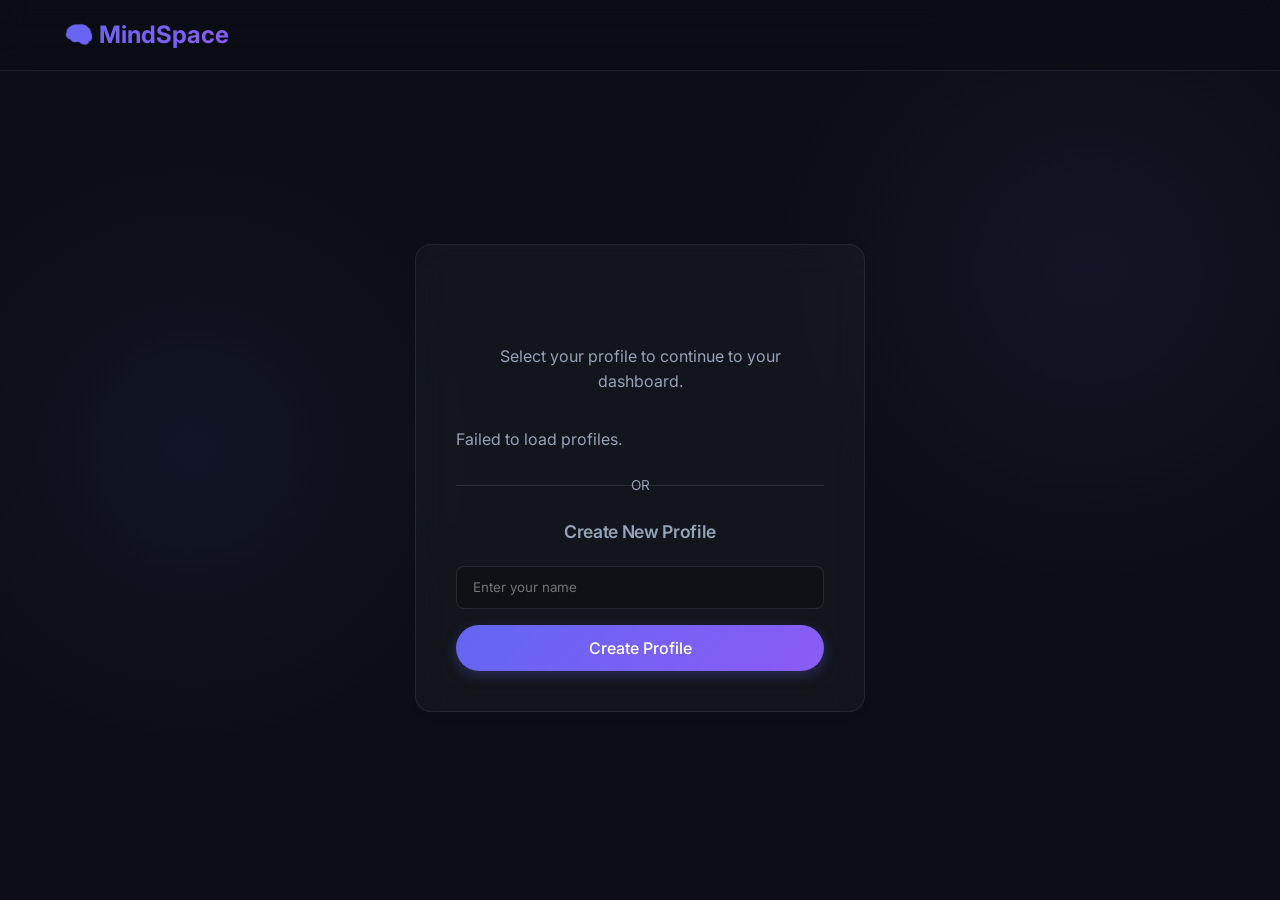
<file: frontend/settings.html>
<!DOCTYPE html>
<html lang="en">

<head>
  <meta charset="UTF-8">
  <meta name="viewport" content="width=device-width, initial-scale=1.0">
  <title>Settings - MindSpace</title>
  <link rel="stylesheet" href="assets/css/styles.css">
  <script src="assets/js/app.js" defer></script>
</head>

<body>

  <nav class="navbar">
    <a href="index.html" class="logo">🧠 MindSpace</a>
    <div class="nav-links">
      <a href="dashboard.html">Dashboard</a>
    </div>
  </nav>

  <div class="container" style="max-width: 600px;">
    <h2 class="mb-4">⚙️ Preferences</h2>

    <div class="card">
      <h3 class="mb-3">LLM Configuration</h3>
      <div class="form-group">
        <label>Temperature <span id="temp-val">0.7</span></label>
        <input type="range" min="0" max="1" step="0.1" id="temperature" value="0.7">
      </div>

      <div class="form-group mt-4">
        <label>Max Tokens</label>
        <input type="number" id="maxTokens" value="512">
      </div>

      <button class="primary-btn mt-4">Save Changes</button>
    </div>

  </div>

</body>

</html>
</file>
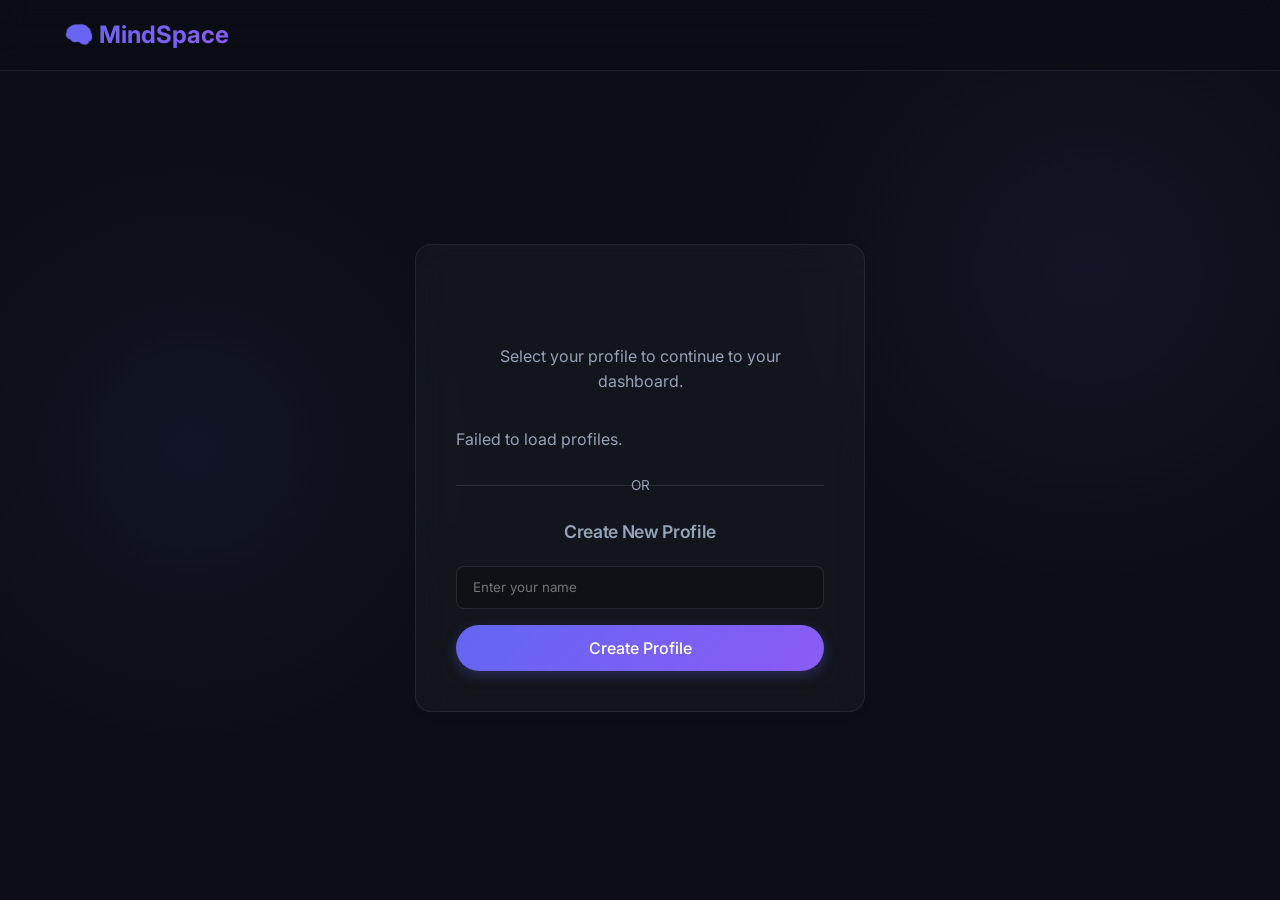
<file: frontend/users.html>
<!DOCTYPE html>
<html lang="en">

<head>
    <meta charset="UTF-8">
    <meta name="viewport" content="width=device-width, initial-scale=1.0">
    <title>Users - MindSpace</title>
    <link rel="stylesheet" href="assets/css/styles.css">
    <script src="assets/js/app.js?v=2" defer></script>
</head>

<body style="display: flex; flex-direction: column; min-height: 100vh;">

    <nav class="navbar">
        <a href="index.html" class="logo">🧠 MindSpace</a>
    </nav>

    <div class="container"
        style="flex: 1; display: flex; align-items: center; justify-content: center; padding-top: 2rem;">
        <div class="card" style="width: 100%; max-width: 450px; padding: 2.5rem;">

            <div style="text-align: center; margin-bottom: 2rem;">
                <h2
                    style="font-size: 2rem; margin-bottom: 0.5rem; background: linear-gradient(135deg, var(--text-primary) 0%, var(--primary) 100%); -webkit-background-clip: text; -webkit-text-fill-color: transparent;">
                    Welcome Back</h2>
                <p class="text-muted">Select your profile to continue to your dashboard.</p>
            </div>

            <div id="users-list"
                style="max-height: 300px; overflow-y: auto; display: flex; flex-direction: column; gap: 0.75rem; margin-bottom: 2rem;">
                <p class="text-muted text-center" style="font-size: 0.9rem;">Loading profiles...</p>
            </div>

            <div style="position: relative; text-align: center; margin: 2rem 0;">
                <hr style="border: none; border-top: 1px solid rgba(255,255,255,0.1);">
                <span
                    style="position: absolute; top: -10px; left: 50%; transform: translateX(-50%); background: var(--bg-dark); padding: 0 10px; color: var(--text-secondary); font-size: 0.85rem;">OR</span>
            </div>

            <div style="text-align: center;">
                <h3 style="font-size: 1.1rem; margin-bottom: 1rem; color: var(--text-secondary);">Create New Profile
                </h3>
                <div class="form-group" style="text-align: left; margin-bottom: 1rem;">
                    <input type="text" id="new-username" placeholder="Enter your name"
                        style="width: 100%; padding: 0.8rem 1rem; border-radius: 8px; border: 1px solid rgba(255, 255, 255, 0.1); background: rgba(0, 0, 0, 0.2); color: var(--text-primary); font-family: 'Inter', sans-serif;">
                </div>
                <button class="primary-btn" onclick="createUser()"
                    style="width: 100%; padding: 0.8rem; font-size: 1rem;">Create Profile</button>
            </div>

        </div>
    </div>

    <script>
        document.addEventListener("DOMContentLoaded", () => {
            loadUsersList();
        });
    </script>

</body>

</html>
</file>
<file: frontend/styles.css>
/* ============================================================
   MentraAI — Mental Health Assistant
   Premium Dark Theme with Glassmorphism & Micro-Animations
   ============================================================ */

/* ---- CSS Custom Properties (Design Tokens) ---- */
:root {
    /* Palette */
    --bg-primary:     #0a0a1a;
    --bg-secondary:   #111128;
    --bg-card:        rgba(20, 20, 48, 0.65);
    --bg-card-hover:  rgba(30, 30, 68, 0.75);
    --border-glass:   rgba(99, 102, 241, 0.18);
    --border-subtle:  rgba(255, 255, 255, 0.06);

    --text-primary:   #f0f0ff;
    --text-secondary: #a0a0cc;
    --text-muted:     #6b6b99;

    --accent-purple:  #6366f1;
    --accent-violet:  #8b5cf6;
    --accent-pink:    #a855f7;
    --accent-blue:    #3b82f6;
    --accent-teal:    #14b8a6;
    --accent-green:   #4ade80;
    --accent-yellow:  #facc15;
    --accent-orange:  #fb923c;
    --accent-red:     #ef4444;

    --gradient-brand:   linear-gradient(135deg, #6366f1 0%, #a855f7 50%, #ec4899 100%);
    --gradient-card:    linear-gradient(135deg, rgba(99,102,241,0.08) 0%, rgba(168,85,247,0.04) 100%);
    --gradient-btn:     linear-gradient(135deg, #6366f1 0%, #8b5cf6 100%);
    --gradient-btn-hover: linear-gradient(135deg, #818cf8 0%, #a78bfa 100%);

    --shadow-sm:  0 2px 8px rgba(0,0,0,0.3);
    --shadow-md:  0 8px 32px rgba(0,0,0,0.4);
    --shadow-lg:  0 16px 64px rgba(0,0,0,0.5);
    --shadow-glow: 0 0 30px rgba(99,102,241,0.25);

    --radius-sm:  8px;
    --radius-md:  14px;
    --radius-lg:  20px;
    --radius-pill: 999px;

    --font-sans:  'Inter', -apple-system, BlinkMacSystemFont, 'Segoe UI', sans-serif;
    --font-display: 'Space Grotesk', 'Inter', sans-serif;

    --transition-fast: 0.15s ease;
    --transition-med:  0.3s cubic-bezier(0.4, 0, 0.2, 1);
    --transition-slow: 0.5s cubic-bezier(0.4, 0, 0.2, 1);
}

/* ---- Reset ---- */
*, *::before, *::after {
    margin: 0; padding: 0; box-sizing: border-box;
}

html {
    scroll-behavior: smooth;
    -webkit-text-size-adjust: 100%;
}

body {
    font-family: var(--font-sans);
    background: var(--bg-primary);
    color: var(--text-primary);
    min-height: 100vh;
    overflow-x: hidden;
    line-height: 1.6;
}

/* ---- Particles Canvas ---- */
#particles-canvas {
    position: fixed;
    inset: 0;
    z-index: 0;
    pointer-events: none;
}

/* ---- Screen System ---- */
.screen {
    display: none;
    min-height: 100vh;
    position: relative;
    z-index: 1;
}

.screen.active {
    display: flex;
    align-items: center;
    justify-content: center;
}

.screen-inner {
    width: 100%;
    max-width: 1200px;
    margin: 0 auto;
    padding: 32px 24px;
}

/* ---- Animations ---- */
@keyframes fadeInUp {
    from { opacity: 0; transform: translateY(30px); }
    to   { opacity: 1; transform: translateY(0); }
}

@keyframes fadeIn {
    from { opacity: 0; }
    to   { opacity: 1; }
}

@keyframes slideInRight {
    from { opacity: 0; transform: translateX(40px); }
    to   { opacity: 1; transform: translateX(0); }
}

@keyframes pulse {
    0%, 100% { opacity: 1; }
    50%      { opacity: 0.5; }
}

@keyframes pulseGlow {
    0%, 100% { box-shadow: 0 0 20px rgba(99,102,241,0.3); }
    50%      { box-shadow: 0 0 40px rgba(99,102,241,0.6); }
}

@keyframes spin {
    to { transform: rotate(360deg); }
}

@keyframes shimmer {
    0%   { background-position: -200% 0; }
    100% { background-position: 200% 0; }
}

@keyframes liveDot {
    0%, 100% { opacity: 1; transform: scale(1); }
    50%      { opacity: 0.4; transform: scale(0.6); }
}

.fade-in-up {
    animation: fadeInUp 0.6s var(--transition-med) both;
}

.fade-in {
    animation: fadeIn 0.5s ease both;
}

/* ---- Glass Card ---- */
.glass-card {
    background: var(--bg-card);
    border: 1px solid var(--border-glass);
    border-radius: var(--radius-lg);
    backdrop-filter: blur(24px);
    -webkit-backdrop-filter: blur(24px);
    box-shadow: var(--shadow-md);
    padding: 36px;
    transition: border-color var(--transition-med), box-shadow var(--transition-med);
}

.glass-card:hover {
    border-color: rgba(99, 102, 241, 0.3);
    box-shadow: var(--shadow-lg), var(--shadow-glow);
}

/* ============================================================
   LOGIN SCREEN
   ============================================================ */
#screen-login {
    background: radial-gradient(ellipse at 30% 20%, rgba(99,102,241,0.12) 0%, transparent 50%),
                radial-gradient(ellipse at 70% 80%, rgba(168,85,247,0.08) 0%, transparent 50%);
}

.login-container {
    width: 100%;
    max-width: 440px;
    margin: 0 24px;
}

/* Brand */
.brand {
    text-align: center;
    margin-bottom: 36px;
}

.brand-icon {
    width: 72px;
    height: 72px;
    margin: 0 auto 16px;
    animation: fadeInUp 0.6s ease;
}

.brand-icon svg {
    width: 100%;
    height: 100%;
}

.brand-name {
    font-family: var(--font-display);
    font-size: 2.2rem;
    font-weight: 700;
    letter-spacing: -0.5px;
}

.accent {
    background: var(--gradient-brand);
    -webkit-background-clip: text;
    -webkit-text-fill-color: transparent;
    background-clip: text;
}

.brand-tagline {
    color: var(--text-secondary);
    font-size: 0.95rem;
    margin-top: 4px;
}

/* ---- Form Elements ---- */
.form-stack {
    display: flex;
    flex-direction: column;
    gap: 20px;
}

.form-grid {
    display: grid;
    grid-template-columns: 1fr 1fr;
    gap: 20px;
}

.form-grid .full-width {
    grid-column: 1 / -1;
}

.input-group {
    position: relative;
}

.input-group label {
    display: block;
    font-size: 0.82rem;
    font-weight: 500;
    color: var(--text-secondary);
    margin-bottom: 6px;
    text-transform: uppercase;
    letter-spacing: 0.5px;
}

.input-group input,
.input-group textarea,
.input-group select {
    width: 100%;
    padding: 14px 16px;
    background: rgba(255,255,255,0.04);
    border: 1px solid var(--border-subtle);
    border-radius: var(--radius-sm);
    color: var(--text-primary);
    font-family: var(--font-sans);
    font-size: 0.95rem;
    outline: none;
    transition: border-color var(--transition-fast), box-shadow var(--transition-fast), background var(--transition-fast);
}

.input-group input::placeholder,
.input-group textarea::placeholder {
    color: var(--text-muted);
}

.input-group input:focus,
.input-group textarea:focus {
    border-color: var(--accent-purple);
    background: rgba(99,102,241,0.06);
    box-shadow: 0 0 0 3px rgba(99,102,241,0.15);
}

.input-group textarea {
    resize: vertical;
    min-height: 80px;
}

/* ---- Buttons ---- */
.btn-primary {
    display: inline-flex;
    align-items: center;
    justify-content: center;
    gap: 10px;
    padding: 14px 28px;
    background: var(--gradient-btn);
    color: #fff;
    font-family: var(--font-sans);
    font-size: 0.95rem;
    font-weight: 600;
    border: none;
    border-radius: var(--radius-sm);
    cursor: pointer;
    transition: all var(--transition-med);
    position: relative;
    overflow: hidden;
}

.btn-primary::before {
    content: '';
    position: absolute;
    inset: 0;
    background: var(--gradient-btn-hover);
    opacity: 0;
    transition: opacity var(--transition-med);
}

.btn-primary:hover::before {
    opacity: 1;
}

.btn-primary:hover {
    transform: translateY(-2px);
    box-shadow: 0 8px 25px rgba(99,102,241,0.4);
}

.btn-primary:active {
    transform: translateY(0);
}

.btn-primary:disabled {
    opacity: 0.4;
    cursor: not-allowed;
    transform: none !important;
    box-shadow: none !important;
}

.btn-primary span,
.btn-primary svg {
    position: relative;
    z-index: 1;
}

.btn-arrow {
    width: 18px;
    height: 18px;
    transition: transform var(--transition-fast);
}

.btn-primary:hover .btn-arrow {
    transform: translateX(4px);
}

.btn-secondary {
    display: inline-flex;
    align-items: center;
    justify-content: center;
    gap: 8px;
    padding: 12px 24px;
    background: rgba(255,255,255,0.06);
    color: var(--text-primary);
    font-family: var(--font-sans);
    font-size: 0.9rem;
    font-weight: 500;
    border: 1px solid var(--border-glass);
    border-radius: var(--radius-sm);
    cursor: pointer;
    transition: all var(--transition-med);
}

.btn-secondary svg {
    width: 18px;
    height: 18px;
}

.btn-secondary:hover {
    background: rgba(99,102,241,0.12);
    border-color: var(--accent-purple);
    transform: translateY(-1px);
}

.btn-secondary.danger {
    border-color: rgba(239,68,68,0.3);
    color: var(--accent-red);
}

.btn-secondary.danger:hover {
    background: rgba(239,68,68,0.12);
    border-color: var(--accent-red);
}

.link-btn {
    background: none;
    border: none;
    color: var(--accent-violet);
    font-family: var(--font-sans);
    font-size: 0.85rem;
    cursor: pointer;
    transition: color var(--transition-fast);
}

.link-btn:hover {
    color: var(--accent-pink);
    text-decoration: underline;
}

/* ---- Login Footer ---- */
.login-footer {
    text-align: center;
    margin-top: 24px;
    display: flex;
    align-items: center;
    justify-content: center;
    gap: 12px;
}

.sep {
    color: var(--text-muted);
    font-size: 0.6rem;
}

/* ---- Error Message ---- */
.error-msg {
    color: var(--accent-red);
    font-size: 0.85rem;
    text-align: center;
    padding: 8px;
    border-radius: var(--radius-sm);
    background: rgba(239,68,68,0.08);
}

.hidden {
    display: none !important;
}

/* ---- Modal ---- */
.modal-overlay {
    position: fixed;
    inset: 0;
    z-index: 100;
    background: rgba(0,0,0,0.6);
    backdrop-filter: blur(8px);
    display: flex;
    align-items: center;
    justify-content: center;
    animation: fadeIn 0.3s ease;
}

.modal {
    width: 100%;
    max-width: 420px;
    margin: 24px;
    position: relative;
}

.modal h2 {
    font-family: var(--font-display);
    font-size: 1.6rem;
    margin-bottom: 24px;
}

.modal-close {
    position: absolute;
    top: 16px;
    right: 16px;
    width: 36px;
    height: 36px;
    display: flex;
    align-items: center;
    justify-content: center;
    background: rgba(255,255,255,0.06);
    border: 1px solid var(--border-subtle);
    border-radius: 50%;
    color: var(--text-secondary);
    font-size: 1.4rem;
    cursor: pointer;
    transition: all var(--transition-fast);
}

.modal-close:hover {
    background: rgba(239,68,68,0.15);
    color: var(--accent-red);
    border-color: rgba(239,68,68,0.3);
}

/* ============================================================
   STEP INDICATOR
   ============================================================ */
.step-indicator {
    display: flex;
    align-items: center;
    justify-content: center;
    gap: 0;
    margin-bottom: 36px;
}

.step {
    display: flex;
    flex-direction: column;
    align-items: center;
    gap: 6px;
    position: relative;
}

.step span {
    width: 40px;
    height: 40px;
    display: flex;
    align-items: center;
    justify-content: center;
    border-radius: 50%;
    font-weight: 600;
    font-size: 0.9rem;
    background: rgba(255,255,255,0.06);
    border: 2px solid var(--border-glass);
    color: var(--text-muted);
    transition: all var(--transition-med);
}

.step small {
    font-size: 0.72rem;
    color: var(--text-muted);
    text-transform: uppercase;
    letter-spacing: 0.5px;
}

.step.active span {
    background: var(--gradient-btn);
    border-color: var(--accent-purple);
    color: #fff;
    box-shadow: 0 0 20px rgba(99,102,241,0.4);
}

.step.active small {
    color: var(--accent-purple);
}

.step.completed span {
    background: rgba(74,222,128,0.15);
    border-color: var(--accent-green);
    color: var(--accent-green);
}

.step.completed small {
    color: var(--accent-green);
}

.step-line {
    width: 60px;
    height: 2px;
    background: var(--border-glass);
    margin: 0 8px;
    margin-bottom: 22px;
    border-radius: 2px;
    transition: background var(--transition-med);
}

.step-line.filled {
    background: var(--accent-green);
}

/* ============================================================
   SECTION TITLES
   ============================================================ */
.section-title {
    font-family: var(--font-display);
    font-size: 1.8rem;
    font-weight: 700;
    margin-bottom: 8px;
    background: var(--gradient-brand);
    -webkit-background-clip: text;
    -webkit-text-fill-color: transparent;
    background-clip: text;
}

.section-subtitle {
    color: var(--text-secondary);
    font-size: 0.95rem;
    margin-bottom: 28px;
}

.panel-title {
    font-family: var(--font-display);
    font-size: 1.05rem;
    font-weight: 600;
    color: var(--text-primary);
    margin-bottom: 16px;
    display: flex;
    align-items: center;
    gap: 8px;
}

.panel-title svg {
    width: 20px;
    height: 20px;
    color: var(--accent-purple);
}

/* ============================================================
   PHQ-9 QUESTIONNAIRE
   ============================================================ */
.progress-bar-container {
    position: relative;
    width: 100%;
    height: 8px;
    background: rgba(255,255,255,0.06);
    border-radius: var(--radius-pill);
    margin-bottom: 32px;
    overflow: hidden;
}

.progress-bar-fill {
    height: 100%;
    background: var(--gradient-btn);
    border-radius: var(--radius-pill);
    transition: width var(--transition-med);
}

.progress-label {
    position: absolute;
    right: 0;
    top: -24px;
    font-size: 0.8rem;
    color: var(--text-muted);
}

.phq9-question {
    margin-bottom: 28px;
    animation: fadeInUp 0.5s ease both;
}

.phq9-question:nth-child(2) { animation-delay: 0.05s; }
.phq9-question:nth-child(3) { animation-delay: 0.10s; }
.phq9-question:nth-child(4) { animation-delay: 0.15s; }
.phq9-question:nth-child(5) { animation-delay: 0.20s; }
.phq9-question:nth-child(6) { animation-delay: 0.25s; }
.phq9-question:nth-child(7) { animation-delay: 0.30s; }
.phq9-question:nth-child(8) { animation-delay: 0.35s; }
.phq9-question:nth-child(9) { animation-delay: 0.40s; }

.phq9-question .q-label {
    font-weight: 500;
    font-size: 0.95rem;
    color: var(--text-primary);
    margin-bottom: 12px;
    display: flex;
    gap: 8px;
}

.phq9-question .q-label .q-num {
    color: var(--accent-purple);
    font-weight: 700;
    min-width: 28px;
}

.phq9-options {
    display: flex;
    flex-wrap: wrap;
    gap: 8px;
}

.phq9-option {
    position: relative;
}

.phq9-option input[type="radio"] {
    position: absolute;
    opacity: 0;
    width: 0;
    height: 0;
}

.phq9-option label {
    display: block;
    padding: 10px 18px;
    background: rgba(255,255,255,0.04);
    border: 1px solid var(--border-subtle);
    border-radius: var(--radius-pill);
    font-size: 0.85rem;
    color: var(--text-secondary);
    cursor: pointer;
    transition: all var(--transition-fast);
    white-space: nowrap;
}

.phq9-option label:hover {
    background: rgba(99,102,241,0.08);
    border-color: rgba(99,102,241,0.3);
    color: var(--text-primary);
}

.phq9-option input[type="radio"]:checked + label {
    background: rgba(99,102,241,0.15);
    border-color: var(--accent-purple);
    color: #fff;
    box-shadow: 0 0 12px rgba(99,102,241,0.2);
}

/* ============================================================
   VIDEO / CV ANALYSIS SCREEN
   ============================================================ */
.video-layout {
    display: grid;
    grid-template-columns: 1.2fr 1fr;
    gap: 24px;
    align-items: start;
}

.video-panel {
    overflow: hidden;
}

.video-wrapper {
    position: relative;
    width: 100%;
    aspect-ratio: 4 / 3;
    background: #000;
    border-radius: var(--radius-md);
    overflow: hidden;
    margin-bottom: 16px;
}

.video-wrapper video {
    width: 100%;
    height: 100%;
    object-fit: cover;
    transform: scaleX(-1);
}

.video-placeholder {
    position: absolute;
    inset: 0;
    display: flex;
    flex-direction: column;
    align-items: center;
    justify-content: center;
    gap: 16px;
}

.video-placeholder svg {
    width: 64px;
    height: 64px;
}

.video-placeholder p {
    color: var(--text-muted);
    font-size: 0.9rem;
}

.video-controls {
    display: flex;
    gap: 12px;
}

.live-dot {
    display: inline-block;
    width: 10px;
    height: 10px;
    border-radius: 50%;
    background: var(--accent-red);
    animation: liveDot 1.5s infinite;
}

/* Analysis Panel (right side) */
.analysis-panel {
    display: flex;
    flex-direction: column;
    gap: 20px;
}

.indicator-grid {
    display: grid;
    grid-template-columns: 1fr 1fr;
    gap: 16px;
}

.indicator-item {
    padding: 12px;
    background: rgba(255,255,255,0.03);
    border-radius: var(--radius-sm);
    border: 1px solid var(--border-subtle);
}

.indicator-item label {
    font-size: 0.72rem;
    text-transform: uppercase;
    letter-spacing: 0.5px;
    color: var(--text-muted);
    display: block;
    margin-bottom: 6px;
}

.indicator-value {
    font-family: var(--font-display);
    font-size: 1.3rem;
    font-weight: 600;
    color: var(--text-primary);
    text-transform: capitalize;
}

.indicator-value.small {
    font-size: 1rem;
}

/* Stress Meter */
.stress-meter {
    width: 100%;
    height: 6px;
    background: rgba(255,255,255,0.08);
    border-radius: var(--radius-pill);
    overflow: hidden;
    margin-bottom: 6px;
}

.stress-fill {
    height: 100%;
    background: linear-gradient(90deg, var(--accent-green), var(--accent-yellow), var(--accent-red));
    border-radius: var(--radius-pill);
    transition: width var(--transition-med);
}

.cv-status {
    text-align: center;
    padding: 8px;
    font-size: 0.82rem;
    color: var(--text-muted);
    border-top: 1px solid var(--border-subtle);
    margin-top: 8px;
}

/* Transcript */
.transcript-area {
    min-height: 120px;
    max-height: 200px;
    overflow-y: auto;
    padding: 12px;
    background: rgba(0,0,0,0.2);
    border-radius: var(--radius-sm);
    font-size: 0.88rem;
    line-height: 1.6;
}

.transcript-area::-webkit-scrollbar {
    width: 4px;
}

.transcript-area::-webkit-scrollbar-thumb {
    background: var(--accent-purple);
    border-radius: 4px;
}

.placeholder-text {
    color: var(--text-muted);
    font-style: italic;
}

.pulse-glow {
    animation: pulseGlow 2s infinite;
}

/* ---- Landmark Overlay Canvas ---- */
.landmark-overlay {
    position: absolute;
    inset: 0;
    width: 100%;
    height: 100%;
    pointer-events: none;
    z-index: 10;
    border-radius: var(--radius-md);
}

/* ---- FACS Action Units Section ---- */
.au-section {
    margin-top: 14px;
    padding-top: 12px;
    border-top: 1px solid var(--border-subtle);
}

.au-section-title {
    font-size: 0.72rem;
    text-transform: uppercase;
    letter-spacing: 0.5px;
    color: var(--text-muted);
    margin-bottom: 10px;
    font-weight: 600;
}

.au-grid {
    display: grid;
    grid-template-columns: repeat(4, 1fr);
    gap: 8px;
}

.au-item {
    display: flex;
    flex-direction: column;
    gap: 4px;
    cursor: help;
}

.au-label {
    font-size: 0.68rem;
    font-weight: 700;
    color: var(--text-muted);
    text-transform: uppercase;
    letter-spacing: 0.3px;
}

.au-bar-wrap {
    width: 100%;
    height: 5px;
    background: rgba(255,255,255,0.07);
    border-radius: var(--radius-pill);
    overflow: hidden;
}

.au-bar {
    height: 100%;
    width: 0%;
    background: linear-gradient(90deg, #6366f1, #a855f7);
    border-radius: var(--radius-pill);
    transition: width 0.4s cubic-bezier(0.4, 0, 0.2, 1);
}

.au-bar-red   { background: linear-gradient(90deg, #ef4444, #f87171); }
.au-bar-green { background: linear-gradient(90deg, #4ade80, #22d3ee); }
.au-bar-blue  { background: linear-gradient(90deg, #3b82f6, #818cf8); }
.au-bar-orange{ background: linear-gradient(90deg, #fb923c, #fbbf24); }

.au-val {
    font-size: 0.65rem;
    color: var(--text-muted);
    font-variant-numeric: tabular-nums;
}

/* ---- Voice Amplitude Bar ---- */
.voice-bar-container {
    display: flex;
    align-items: center;
    gap: 10px;
    margin-top: 10px;
    animation: fadeIn 0.3s ease;
}

.voice-bar-label {
    font-size: 0.75rem;
    color: var(--text-muted);
    white-space: nowrap;
    text-transform: uppercase;
    letter-spacing: 0.5px;
}

.voice-bar-track {
    flex: 1;
    height: 8px;
    background: rgba(255,255,255,0.08);
    border-radius: var(--radius-pill);
    overflow: hidden;
    box-shadow: inset 0 0 6px rgba(0,0,0,0.3);
}

.voice-bar-fill {
    height: 100%;
    width: 0%;
    background: #4ade80;
    border-radius: var(--radius-pill);
    transition: width 0.05s linear, background 0.1s ease;
    box-shadow: 0 0 8px currentColor;
}

/* ============================================================
   PERSONAL PLAN SCREEN
   ============================================================ */
.plan-layout {
    display: grid;
    grid-template-columns: 320px 1fr;
    gap: 24px;
    align-items: start;
}

.plan-sidebar {
    display: flex;
    flex-direction: column;
    gap: 20px;
    position: sticky;
    top: 24px;
}

.plan-main {
    display: flex;
    flex-direction: column;
    gap: 20px;
}

.profile-summary-card,
.stress-summary-card {
    padding: 24px;
}

.plan-text {
    color: var(--text-secondary);
    font-size: 0.92rem;
    line-height: 1.7;
}

.advice-text {
    font-size: 1rem;
    color: var(--text-primary);
    line-height: 1.8;
    padding: 16px;
    background: rgba(99,102,241,0.06);
    border-radius: var(--radius-sm);
    border-left: 3px solid var(--accent-purple);
}

.severity-badge {
    display: inline-block;
    padding: 6px 16px;
    border-radius: var(--radius-pill);
    font-size: 0.85rem;
    font-weight: 600;
    margin-bottom: 12px;
    background: rgba(99,102,241,0.15);
    color: var(--accent-purple);
}

.insight-list {
    list-style: none;
}

.insight-list li {
    padding: 8px 0;
    font-size: 0.88rem;
    color: var(--text-secondary);
    border-bottom: 1px solid var(--border-subtle);
    display: flex;
    align-items: flex-start;
    gap: 8px;
}

.insight-list li::before {
    content: '→';
    color: var(--accent-purple);
    font-weight: 600;
    flex-shrink: 0;
}

.coping-list {
    padding-left: 0;
    list-style: none;
    counter-reset: coping;
}

.coping-list li {
    counter-increment: coping;
    padding: 14px 16px;
    margin-bottom: 8px;
    background: rgba(255,255,255,0.03);
    border-radius: var(--radius-sm);
    border: 1px solid var(--border-subtle);
    font-size: 0.92rem;
    color: var(--text-secondary);
    display: flex;
    align-items: flex-start;
    gap: 12px;
    transition: all var(--transition-fast);
    animation: fadeInUp 0.4s ease both;
}

.coping-list li:nth-child(1) { animation-delay: 0.05s; }
.coping-list li:nth-child(2) { animation-delay: 0.10s; }
.coping-list li:nth-child(3) { animation-delay: 0.15s; }
.coping-list li:nth-child(4) { animation-delay: 0.20s; }
.coping-list li:nth-child(5) { animation-delay: 0.25s; }
.coping-list li:nth-child(6) { animation-delay: 0.30s; }
.coping-list li:nth-child(7) { animation-delay: 0.35s; }
.coping-list li:nth-child(8) { animation-delay: 0.40s; }

.coping-list li::before {
    content: counter(coping);
    display: flex;
    align-items: center;
    justify-content: center;
    width: 28px;
    height: 28px;
    min-width: 28px;
    border-radius: 50%;
    background: var(--gradient-btn);
    color: #fff;
    font-size: 0.78rem;
    font-weight: 700;
}

.coping-list li:hover {
    background: rgba(99,102,241,0.06);
    border-color: rgba(99,102,241,0.2);
}

.reminder-list {
    list-style: none;
}

.reminder-list li {
    padding: 12px 16px;
    margin-bottom: 6px;
    background: rgba(20,184,166,0.06);
    border-radius: var(--radius-sm);
    border-left: 3px solid var(--accent-teal);
    font-size: 0.9rem;
    color: var(--text-secondary);
    display: flex;
    align-items: center;
    gap: 10px;
}

.reminder-list li::before {
    content: '🔔';
    font-size: 1rem;
}

/* Resources */
.resources-grid {
    display: grid;
    grid-template-columns: 1fr 1fr;
    gap: 12px;
}

.resource-item {
    padding: 16px;
    background: rgba(239,68,68,0.06);
    border: 1px solid rgba(239,68,68,0.15);
    border-radius: var(--radius-sm);
    transition: all var(--transition-fast);
}

.resource-item:hover {
    background: rgba(239,68,68,0.1);
    border-color: rgba(239,68,68,0.3);
}

.resource-item .resource-name {
    font-weight: 600;
    font-size: 0.88rem;
    color: var(--text-primary);
    margin-bottom: 4px;
}

.resource-item .resource-detail {
    font-size: 0.82rem;
    color: var(--accent-red);
}

/* Plan Actions */
.plan-actions {
    display: flex;
    gap: 12px;
    flex-wrap: wrap;
    padding-top: 8px;
}

/* ============================================================
   TOAST NOTIFICATION
   ============================================================ */
.toast {
    position: fixed;
    bottom: 32px;
    left: 50%;
    transform: translateX(-50%) translateY(100px);
    padding: 14px 28px;
    background: rgba(20, 20, 48, 0.95);
    border: 1px solid var(--border-glass);
    border-radius: var(--radius-pill);
    color: var(--text-primary);
    font-size: 0.9rem;
    backdrop-filter: blur(16px);
    z-index: 200;
    transition: transform var(--transition-med), opacity var(--transition-med);
    box-shadow: var(--shadow-lg);
}

.toast.show {
    transform: translateX(-50%) translateY(0);
    opacity: 1;
}

/* ============================================================
   LOADING OVERLAY
   ============================================================ */
.loading-overlay {
    position: fixed;
    inset: 0;
    z-index: 150;
    background: rgba(10, 10, 26, 0.85);
    backdrop-filter: blur(8px);
    display: flex;
    align-items: center;
    justify-content: center;
}

.loader {
    text-align: center;
}

.loader-ring {
    width: 56px;
    height: 56px;
    border: 3px solid rgba(99,102,241,0.15);
    border-top-color: var(--accent-purple);
    border-radius: 50%;
    animation: spin 0.8s linear infinite;
    margin: 0 auto 16px;
}

.loader p {
    color: var(--text-secondary);
    font-size: 0.9rem;
}

/* ============================================================
   AI INTERVIEW
   ============================================================ */
.interview-card {
    padding: 24px;
}

.interview-progress {
    margin-bottom: 16px;
}

.interview-progress-bar {
    width: 100%;
    height: 6px;
    background: rgba(255,255,255,0.06);
    border-radius: var(--radius-pill);
    overflow: hidden;
    margin-bottom: 6px;
}

.interview-progress-fill {
    height: 100%;
    background: var(--gradient-btn);
    border-radius: var(--radius-pill);
    transition: width var(--transition-med);
}

.interview-progress-label {
    font-size: 0.78rem;
    color: var(--text-muted);
}

.interview-category {
    display: flex;
    align-items: center;
    gap: 10px;
    padding: 10px 16px;
    background: rgba(255,255,255,0.04);
    border-radius: var(--radius-sm);
    margin-bottom: 14px;
    border: 1px solid var(--border-subtle);
    flex-wrap: wrap;
}

.category-icon {
    font-size: 1.2rem;
}

.category-name {
    font-weight: 600;
    font-size: 0.92rem;
    color: var(--text-primary);
}

.category-purpose {
    font-size: 0.78rem;
    color: var(--text-muted);
    font-style: italic;
    width: 100%;
    margin-top: 2px;
}

.interview-question {
    padding: 16px;
    background: rgba(99,102,241,0.06);
    border-radius: var(--radius-sm);
    border-left: 3px solid var(--accent-purple);
    margin-bottom: 14px;
    min-height: 60px;
    display: flex;
    align-items: center;
}

.current-question {
    font-size: 0.95rem;
    color: var(--text-primary);
    line-height: 1.6;
    margin: 0;
}

.response-preview {
    padding: 12px 16px;
    background: rgba(74,222,128,0.06);
    border-radius: var(--radius-sm);
    border-left: 3px solid var(--accent-green);
    margin-bottom: 14px;
}

.response-preview label {
    font-size: 0.72rem;
    text-transform: uppercase;
    letter-spacing: 0.5px;
    color: var(--accent-green);
    display: block;
    margin-bottom: 6px;
}

/* Label + mic button row inside the response preview */
.response-input-row {
    display: flex;
    align-items: center;
    justify-content: space-between;
    margin-bottom: 8px;
}

.response-input-row label {
    margin-bottom: 0;
}

/* Compact voice toggle pill button */
.btn-mic {
    display: inline-flex;
    align-items: center;
    gap: 6px;
    padding: 5px 14px;
    background: rgba(255,255,255,0.05);
    border: 1px solid rgba(255,255,255,0.15);
    border-radius: var(--radius-pill);
    color: var(--text-secondary);
    font-family: var(--font-sans);
    font-size: 0.78rem;
    font-weight: 500;
    cursor: pointer;
    transition: all var(--transition-fast);
    flex-shrink: 0;
}

.btn-mic svg {
    width: 14px;
    height: 14px;
    flex-shrink: 0;
}

.btn-mic:hover {
    background: rgba(99,102,241,0.12);
    border-color: var(--accent-purple);
    color: var(--text-primary);
}

.btn-mic-active {
    background: rgba(239,68,68,0.12) !important;
    border-color: rgba(239,68,68,0.5) !important;
    color: var(--accent-red) !important;
    animation: micGlow 1.5s ease-in-out infinite;
}

@keyframes micGlow {
    0%, 100% { box-shadow: 0 0 0 0 rgba(239,68,68,0); }
    50% { box-shadow: 0 0 12px 4px rgba(239,68,68,0.3); }
}

/* Text input for typed interview responses */
.interview-textarea {
    width: 100%;
    box-sizing: border-box;
    padding: 12px 14px;
    background: rgba(255,255,255,0.05);
    border: 1px solid rgba(255,255,255,0.12);
    border-radius: var(--radius-sm);
    color: var(--text-primary);
    font-family: var(--font-sans);
    font-size: 0.92rem;
    line-height: 1.6;
    resize: vertical;
    min-height: 80px;
    transition: border-color var(--transition-fast), box-shadow var(--transition-fast);
    backdrop-filter: blur(4px);
}

.interview-textarea::placeholder {
    color: var(--text-muted);
    font-style: italic;
}

.interview-textarea:focus {
    outline: none;
    border-color: var(--accent-purple);
    box-shadow: 0 0 0 3px rgba(99,102,241,0.18);
}

.stt-text {
    font-size: 0.9rem;
    color: var(--text-secondary);
    line-height: 1.5;
    margin: 0;
    font-style: italic;
}

.interview-controls {
    display: flex;
    gap: 12px;
    align-items: center;
    flex-wrap: wrap;
}

.interview-controls .btn-primary {
    flex: 1;
    min-width: 140px;
}

.interview-controls .btn-primary svg {
    width: 18px;
    height: 18px;
    position: relative;
    z-index: 1;
}

.mic-indicator {
    display: flex;
    align-items: center;
    gap: 10px;
    padding: 10px 18px;
    background: rgba(239,68,68,0.1);
    border: 1px solid rgba(239,68,68,0.3);
    border-radius: var(--radius-pill);
    color: var(--accent-red);
    font-size: 0.85rem;
    font-weight: 500;
    animation: fadeIn 0.3s ease;
}

.mic-pulse {
    width: 12px;
    height: 12px;
    border-radius: 50%;
    background: var(--accent-red);
    animation: micPulse 1s infinite;
}

@keyframes micPulse {
    0%, 100% {
        transform: scale(1);
        box-shadow: 0 0 0 0 rgba(239,68,68,0.6);
    }
    50% {
        transform: scale(1.15);
        box-shadow: 0 0 0 8px rgba(239,68,68,0);
    }
}

/* Mouth reliability indicator */
.mouth-rel {
    font-size: 0.65rem;
    color: var(--text-muted);
    font-weight: 400;
}

/* Indicator grid: 3 columns for more items */
.indicator-grid {
    grid-template-columns: 1fr 1fr 1fr;
}

/* ============================================================
   SCREEN NAVIGATION BAR
   ============================================================ */
.screen-nav {
    display: flex;
    justify-content: space-between;
    align-items: center;
    margin-bottom: 24px;
    gap: 12px;
}

.nav-btn {
    display: inline-flex;
    align-items: center;
    gap: 8px;
    padding: 10px 20px;
    background: rgba(255,255,255,0.05);
    border: 1px solid var(--border-glass);
    border-radius: var(--radius-pill);
    color: var(--text-secondary);
    font-family: var(--font-sans);
    font-size: 0.85rem;
    font-weight: 500;
    cursor: pointer;
    transition: all var(--transition-med);
    backdrop-filter: blur(12px);
}

.nav-btn svg {
    width: 16px;
    height: 16px;
    transition: transform var(--transition-fast);
}

.nav-btn:hover {
    background: rgba(99,102,241,0.12);
    border-color: var(--accent-purple);
    color: var(--text-primary);
    transform: translateY(-1px);
    box-shadow: 0 4px 15px rgba(99,102,241,0.2);
}

.nav-btn:hover svg {
    transform: translateX(-3px);
}

.nav-btn-forward:hover svg {
    transform: translateX(3px);
}

/* ============================================================
   DONE BUTTON (Interview)
   ============================================================ */
.btn-done {
    border-color: rgba(74,222,128,0.3);
    color: var(--accent-green);
}

.btn-done:hover {
    background: rgba(74,222,128,0.12);
    border-color: var(--accent-green);
}

.btn-done svg {
    width: 18px;
    height: 18px;
}

/* ============================================================
   DASHBOARD SCREEN
   ============================================================ */
.dashboard-grid {
    display: grid;
    grid-template-columns: 1fr 1fr;
    gap: 24px;
    margin-top: 24px;
}

.dash-card {
    padding: 28px;
    animation-delay: 0.1s;
}

.dash-card:nth-child(2) { animation-delay: 0.15s; }
.dash-card:nth-child(3) { animation-delay: 0.2s; }
.dash-card:nth-child(4) { animation-delay: 0.25s; }

.dash-card-wide {
    grid-column: 1 / -1;
}

.dash-content {
    color: var(--text-secondary);
    font-size: 0.92rem;
    line-height: 1.7;
}

/* Detail Grid (profile info) */
.dash-detail-grid {
    display: grid;
    grid-template-columns: 1fr 1fr;
    gap: 16px;
}

.dash-detail {
    display: flex;
    flex-direction: column;
    gap: 4px;
}

.dash-detail-wide {
    grid-column: 1 / -1;
}

.dash-label {
    font-size: 0.72rem;
    text-transform: uppercase;
    letter-spacing: 0.5px;
    color: var(--text-muted);
    font-weight: 500;
}

.dash-value {
    font-size: 0.95rem;
    color: var(--text-primary);
    font-weight: 500;
}

/* PHQ-9 Score */
.dash-phq9-score {
    display: flex;
    align-items: center;
    gap: 20px;
    margin-bottom: 16px;
}

.dash-big-number {
    font-family: var(--font-display);
    font-size: 3rem;
    font-weight: 700;
    line-height: 1;
}

.dash-small {
    font-size: 1.2rem;
    opacity: 0.6;
}

.dash-description {
    color: var(--text-secondary);
    font-size: 0.88rem;
    line-height: 1.6;
}

/* Interview Stats */
.dash-interview-stats {
    display: grid;
    grid-template-columns: repeat(4, 1fr);
    gap: 16px;
    margin-bottom: 20px;
}

.dash-stat {
    text-align: center;
    padding: 16px 8px;
    background: rgba(255,255,255,0.03);
    border-radius: var(--radius-sm);
    border: 1px solid var(--border-subtle);
}

.dash-stat-num {
    display: block;
    font-family: var(--font-display);
    font-size: 1.5rem;
    font-weight: 700;
    color: var(--accent-purple);
    text-transform: capitalize;
}

.dash-stat-label {
    display: block;
    font-size: 0.72rem;
    text-transform: uppercase;
    letter-spacing: 0.5px;
    color: var(--text-muted);
    margin-top: 4px;
}

/* Insights */
.dash-insights {
    margin-top: 12px;
}

.dash-insights h4 {
    font-size: 0.85rem;
    color: var(--text-primary);
    margin-bottom: 10px;
    font-weight: 600;
}

.dash-insights ul {
    list-style: none;
    padding: 0;
}

.dash-insights li {
    padding: 8px 0;
    font-size: 0.88rem;
    color: var(--text-secondary);
    border-bottom: 1px solid var(--border-subtle);
    display: flex;
    align-items: flex-start;
    gap: 8px;
}

.dash-insights li::before {
    content: '→';
    color: var(--accent-purple);
    font-weight: 600;
    flex-shrink: 0;
}

/* Risk Alert */
.dash-risk-alert {
    margin-top: 16px;
    padding: 14px 18px;
    background: rgba(239,68,68,0.08);
    border: 1px solid rgba(239,68,68,0.2);
    border-radius: var(--radius-sm);
    color: var(--accent-red);
    font-weight: 600;
    font-size: 0.9rem;
}

/* Summary blocks */
.dash-summary-block {
    margin-bottom: 20px;
}

.dash-summary-block h4 {
    font-size: 0.85rem;
    color: var(--text-primary);
    margin-bottom: 10px;
    font-weight: 600;
    text-transform: uppercase;
    letter-spacing: 0.5px;
}

.dash-summary-block p {
    color: var(--text-secondary);
    font-size: 0.92rem;
    line-height: 1.7;
}

/* LLM Badge */
.dash-llm-badge {
    display: inline-block;
    padding: 8px 18px;
    background: linear-gradient(135deg, rgba(99,102,241,0.12), rgba(168,85,247,0.12));
    border: 1px solid rgba(99,102,241,0.25);
    border-radius: var(--radius-pill);
    color: var(--accent-violet);
    font-size: 0.82rem;
    font-weight: 600;
    margin-bottom: 16px;
}

/* ============================================================
   RESPONSIVE
   ============================================================ */
@media (max-width: 900px) {
    .video-layout {
        grid-template-columns: 1fr;
    }

    .plan-layout {
        grid-template-columns: 1fr;
    }

    .plan-sidebar {
        position: static;
    }

    .form-grid {
        grid-template-columns: 1fr;
    }

    .resources-grid {
        grid-template-columns: 1fr;
    }

    .step-line {
        width: 30px;
    }

    .phq9-options {
        flex-direction: column;
    }

    .dashboard-grid {
        grid-template-columns: 1fr;
    }

    .dash-interview-stats {
        grid-template-columns: 1fr 1fr;
    }
}

@media (max-width: 480px) {
    .glass-card {
        padding: 24px 18px;
    }

    .brand-name {
        font-size: 1.8rem;
    }

    .section-title {
        font-size: 1.4rem;
    }

    .step span {
        width: 32px;
        height: 32px;
        font-size: 0.78rem;
    }

    .step small {
        font-size: 0.65rem;
    }

    .step-line {
        width: 20px;
    }

    .plan-actions {
        flex-direction: column;
    }

    .plan-actions .btn-primary,
    .plan-actions .btn-secondary {
        width: 100%;
    }
}
</file>
<file: frontend/assets/css/styles.css>
@import url('https://fonts.googleapis.com/css2?family=Inter:wght@300;400;500;600;700&display=swap');

:root {
  /* Color Palette */
  --bg-primary: #0B0E14;
  --bg-secondary: #151A22;
  --accent-primary: #6366F1;
  --accent-secondary: #8B5CF6;
  --accent-hover: #4F46E5;
  --text-primary: #F8FAFC;
  --text-secondary: #94A3B8;
  --text-muted: #64748B;
  
  /* Glassmorphism */
  --glass-bg: rgba(255, 255, 255, 0.03);
  --glass-border: rgba(255, 255, 255, 0.08);
  --glass-blur: blur(16px);
  
  /* Additional */
  --danger: #EF4444;
  --success: #10B981;
  --card-radius: 16px;
  --transition: all 0.3s cubic-bezier(0.4, 0, 0.2, 1);
}

* {
  margin: 0;
  padding: 0;
  box-sizing: border-box;
  font-family: 'Inter', -apple-system, BlinkMacSystemFont, sans-serif;
}

body {
  background-color: var(--bg-primary);
  background-image: 
    radial-gradient(circle at 15% 50%, rgba(99, 102, 241, 0.08), transparent 25%),
    radial-gradient(circle at 85% 30%, rgba(139, 92, 246, 0.08), transparent 25%);
  background-attachment: fixed;
  color: var(--text-primary);
  min-height: 100vh;
  line-height: 1.6;
}

/* Typography */
h1, h2, h3, h4 {
  font-weight: 600;
  color: var(--text-primary);
  letter-spacing: -0.02em;
}

h1 {
  font-size: 2.5rem;
  margin-bottom: 1rem;
  background: linear-gradient(to right, #fff, #a5b4fc);
  -webkit-background-clip: text;
  -webkit-text-fill-color: transparent;
}

h2 {
  font-size: 1.8rem;
  margin-bottom: 1.5rem;
}

h3 {
  font-size: 1.2rem;
  margin-bottom: 1rem;
  color: #E2E8F0;
}

p {
  color: var(--text-secondary);
}

/* Navigation */
.navbar {
  display: flex;
  justify-content: space-between;
  align-items: center;
  padding: 1rem 5%;
  background: rgba(11, 14, 20, 0.7);
  backdrop-filter: var(--glass-blur);
  -webkit-backdrop-filter: var(--glass-blur);
  border-bottom: 1px solid var(--glass-border);
  position: sticky;
  top: 0;
  z-index: 100;
}

.logo {
  font-size: 1.5rem;
  font-weight: 700;
  background: linear-gradient(135deg, var(--accent-primary), var(--accent-secondary));
  -webkit-background-clip: text;
  -webkit-text-fill-color: transparent;
  display: flex;
  align-items: center;
  gap: 0.5rem;
  text-decoration: none;
}

.nav-links {
  display: flex;
  gap: 2rem;
}

.nav-links a, .navbar a:not(.logo) {
  color: var(--text-secondary);
  text-decoration: none;
  font-weight: 500;
  font-size: 0.95rem;
  transition: var(--transition);
  padding: 0.5rem 0;
  position: relative;
}

.nav-links a::after, .navbar a:not(.logo)::after {
  content: '';
  position: absolute;
  width: 0;
  height: 2px;
  bottom: 0;
  left: 0;
  background: var(--accent-primary);
  transition: var(--transition);
}

.nav-links a:hover, .navbar a:not(.logo):hover {
  color: var(--text-primary);
}

.nav-links a:hover::after, .navbar a:not(.logo):hover::after {
  width: 100%;
}

/* Container & Layout */
.container {
  max-width: 1200px;
  margin: 0 auto;
  padding: 3rem 5%;
  animation: fadeIn 0.6s ease-out;
}

.center-page {
  min-height: calc(100vh - 80px);
  display: flex;
  flex-direction: column;
  justify-content: center;
  align-items: center;
  text-align: center;
  padding: 2rem;
  animation: slideUp 0.8s ease-out;
}

/* Buttons */
.btn, .primary-btn, .secondary-btn, button {
  display: inline-flex;
  align-items: center;
  justify-content: center;
  padding: 0.75rem 1.5rem;
  border-radius: 9999px;
  font-weight: 500;
  font-size: 0.95rem;
  cursor: pointer;
  transition: var(--transition);
  text-decoration: none;
  border: none;
  outline: none;
}

.primary-btn, button.primary-btn {
  background: linear-gradient(135deg, var(--accent-primary), var(--accent-secondary));
  color: white;
  box-shadow: 0 4px 14px rgba(99, 102, 241, 0.3);
}

.primary-btn:hover, button.primary-btn:hover {
  background: linear-gradient(135deg, var(--accent-hover), var(--accent-primary));
  transform: translateY(-2px);
  box-shadow: 0 6px 20px rgba(99, 102, 241, 0.4);
}

.secondary-btn, button.secondary-btn {
  background: var(--glass-bg);
  color: var(--text-primary);
  border: 1px solid var(--glass-border);
  backdrop-filter: var(--glass-blur);
}

.secondary-btn:hover, button.secondary-btn:hover {
  background: rgba(255, 255, 255, 0.08);
  transform: translateY(-2px);
  border-color: rgba(255, 255, 255, 0.15);
}

.button-group {
  display: flex;
  gap: 1rem;
  margin-top: 2rem;
}

/* Cards (Glassmorphism) */
.card-grid {
  display: grid;
  grid-template-columns: repeat(auto-fit, minmax(300px, 1fr));
  gap: 1.5rem;
  margin-top: 2rem;
}

.card {
  background: var(--glass-bg);
  backdrop-filter: var(--glass-blur);
  -webkit-backdrop-filter: var(--glass-blur);
  border: 1px solid var(--glass-border);
  border-radius: var(--card-radius);
  padding: 2rem;
  transition: var(--transition);
  box-shadow: 0 4px 6px rgba(0, 0, 0, 0.05);
}

.card:hover {
  transform: translateY(-4px);
  border-color: rgba(255, 255, 255, 0.15);
  box-shadow: 0 10px 30px rgba(0, 0, 0, 0.1);
  background: rgba(255, 255, 255, 0.04);
}

/* Chat Interface */
.chat-container {
  max-width: 800px;
  margin: 0 auto;
  display: flex;
  flex-direction: column;
  height: calc(100vh - 150px);
}

.chat-box {
  flex: 1;
  overflow-y: auto;
  background: var(--glass-bg);
  border: 1px solid var(--glass-border);
  border-radius: var(--card-radius);
  padding: 1.5rem;
  margin-bottom: 1.5rem;
  display: flex;
  flex-direction: column;
  gap: 1rem;
  backdrop-filter: var(--glass-blur);
  scroll-behavior: smooth;
}

/* Custom Scrollbar for Chat Box */
.chat-box::-webkit-scrollbar {
  width: 6px;
}
.chat-box::-webkit-scrollbar-track {
  background: transparent;
}
.chat-box::-webkit-scrollbar-thumb {
  background: rgba(255, 255, 255, 0.1);
  border-radius: 10px;
}
.chat-box::-webkit-scrollbar-thumb:hover {
  background: rgba(255, 255, 255, 0.2);
}

.chat-message {
  max-width: 80%;
  padding: 1rem 1.2rem;
  border-radius: 18px;
  line-height: 1.5;
  animation: fadeIn 0.3s ease-out;
  word-wrap: break-word;
}

.chat-message.user {
  align-self: flex-end;
  background: linear-gradient(135deg, var(--accent-primary), var(--accent-secondary));
  color: white;
  border-bottom-right-radius: 4px;
}

.chat-message.ai {
  align-self: flex-start;
  background: rgba(255, 255, 255, 0.05);
  color: var(--text-primary);
  border: 1px solid var(--glass-border);
  border-bottom-left-radius: 4px;
}

.chat-input {
  display: flex;
  gap: 0.75rem;
  background: var(--bg-secondary);
  padding: 0.5rem;
  border-radius: 9999px;
  border: 1px solid var(--glass-border);
  box-shadow: 0 4px 20px rgba(0, 0, 0, 0.2);
}

.chat-input input {
  flex: 1;
  padding: 0.75rem 1.5rem;
  font-size: 1rem;
  background: transparent;
  border: none;
  color: var(--text-primary);
  outline: none;
}

.chat-input input::placeholder {
  color: var(--text-muted);
}

.chat-input button {
  padding: 0.75rem 1.5rem;
}

/* Forms & Inputs */
textarea {
  width: 100%;
  height: 150px;
  padding: 1rem;
  background: rgba(0, 0, 0, 0.2);
  color: var(--text-primary);
  border: 1px solid var(--glass-border);
  border-radius: 12px;
  resize: vertical;
  font-size: 0.95rem;
  line-height: 1.5;
  transition: var(--transition);
}

textarea:focus, input[type="number"]:focus {
  outline: none;
  border-color: var(--accent-primary);
  box-shadow: 0 0 0 2px rgba(99, 102, 241, 0.2);
}

.form-group {
  margin: 1.25rem 0;
  display: flex;
  flex-direction: column;
}

.form-group label {
  margin-bottom: 0.5rem;
  font-size: 0.9rem;
  font-weight: 500;
  color: var(--text-secondary);
  display: flex;
  justify-content: space-between;
}

input[type="number"] {
  background: rgba(0, 0, 0, 0.2);
  border: 1px solid var(--glass-border);
  color: var(--text-primary);
  padding: 0.75rem;
  border-radius: 8px;
  font-size: 1rem;
}

/* Custom Range Slider */
input[type="range"] {
  -webkit-appearance: none;
  width: 100%;
  height: 6px;
  background: rgba(255, 255, 255, 0.1);
  border-radius: 99px;
  outline: none;
  margin: 0.5rem 0;
}

input[type="range"]::-webkit-slider-thumb {
  -webkit-appearance: none;
  appearance: none;
  width: 20px;
  height: 20px;
  border-radius: 50%;
  background: var(--accent-primary);
  cursor: pointer;
  transition: var(--transition);
  box-shadow: 0 0 10px rgba(99, 102, 241, 0.5);
}

input[type="range"]::-webkit-slider-thumb:hover {
  transform: scale(1.2);
  background: var(--accent-hover);
}

/* Dashboard Summary Metrics */
.metrics-grid {
  display: grid;
  grid-template-columns: repeat(auto-fit, minmax(200px, 1fr));
  gap: 1.5rem;
  margin-bottom: 2rem;
}

.metric-card {
  background: linear-gradient(145deg, rgba(255,255,255,0.05), rgba(255,255,255,0.01));
  border: 1px solid var(--glass-border);
  border-radius: var(--card-radius);
  padding: 1.5rem;
  text-align: center;
  transition: var(--transition);
}

.metric-card:hover {
  transform: translateY(-3px);
  border-color: rgba(255, 255, 255, 0.1);
}

.metric-card h3 {
  font-size: 0.9rem;
  color: var(--text-secondary);
  text-transform: uppercase;
  letter-spacing: 0.05em;
  margin-bottom: 0.5rem;
}

.metric-value {
  font-size: 2.5rem;
  font-weight: 700;
  color: var(--text-primary);
  background: linear-gradient(to right, #fff, #a5b4fc);
  -webkit-background-clip: text;
  -webkit-text-fill-color: transparent;
}

.metric-status {
  display: inline-block;
  margin-top: 0.5rem;
  padding: 0.25rem 0.75rem;
  border-radius: 99px;
  font-size: 0.8rem;
  font-weight: 600;
}

.status-high { background: rgba(239, 68, 68, 0.15); color: #FCA5A5; border: 1px solid rgba(239, 68, 68, 0.3); }
.status-moderate { background: rgba(245, 158, 11, 0.15); color: #FCD34D; border: 1px solid rgba(245, 158, 11, 0.3); }
.status-low { background: rgba(16, 185, 129, 0.15); color: #6EE7B7; border: 1px solid rgba(16, 185, 129, 0.3); }


/* Animations */
@keyframes fadeIn {
  from { opacity: 0; }
  to { opacity: 1; }
}

@keyframes slideUp {
  from { opacity: 0; transform: translateY(20px); }
  to { opacity: 1; transform: translateY(0); }
}

/* Utilities */
.text-center { text-align: center; }
.mb-1 { margin-bottom: 0.5rem; }
.mb-2 { margin-bottom: 1rem; }
.mb-3 { margin-bottom: 1.5rem; }
.mb-4 { margin-bottom: 2rem; }
.mt-2 { margin-top: 1rem; }
.mt-4 { margin-top: 2rem; }

/* Charts container */
.chart-container {
  position: relative;
  height: 300px;
  width: 100%;
  margin-top: 1rem;
}
</file>
